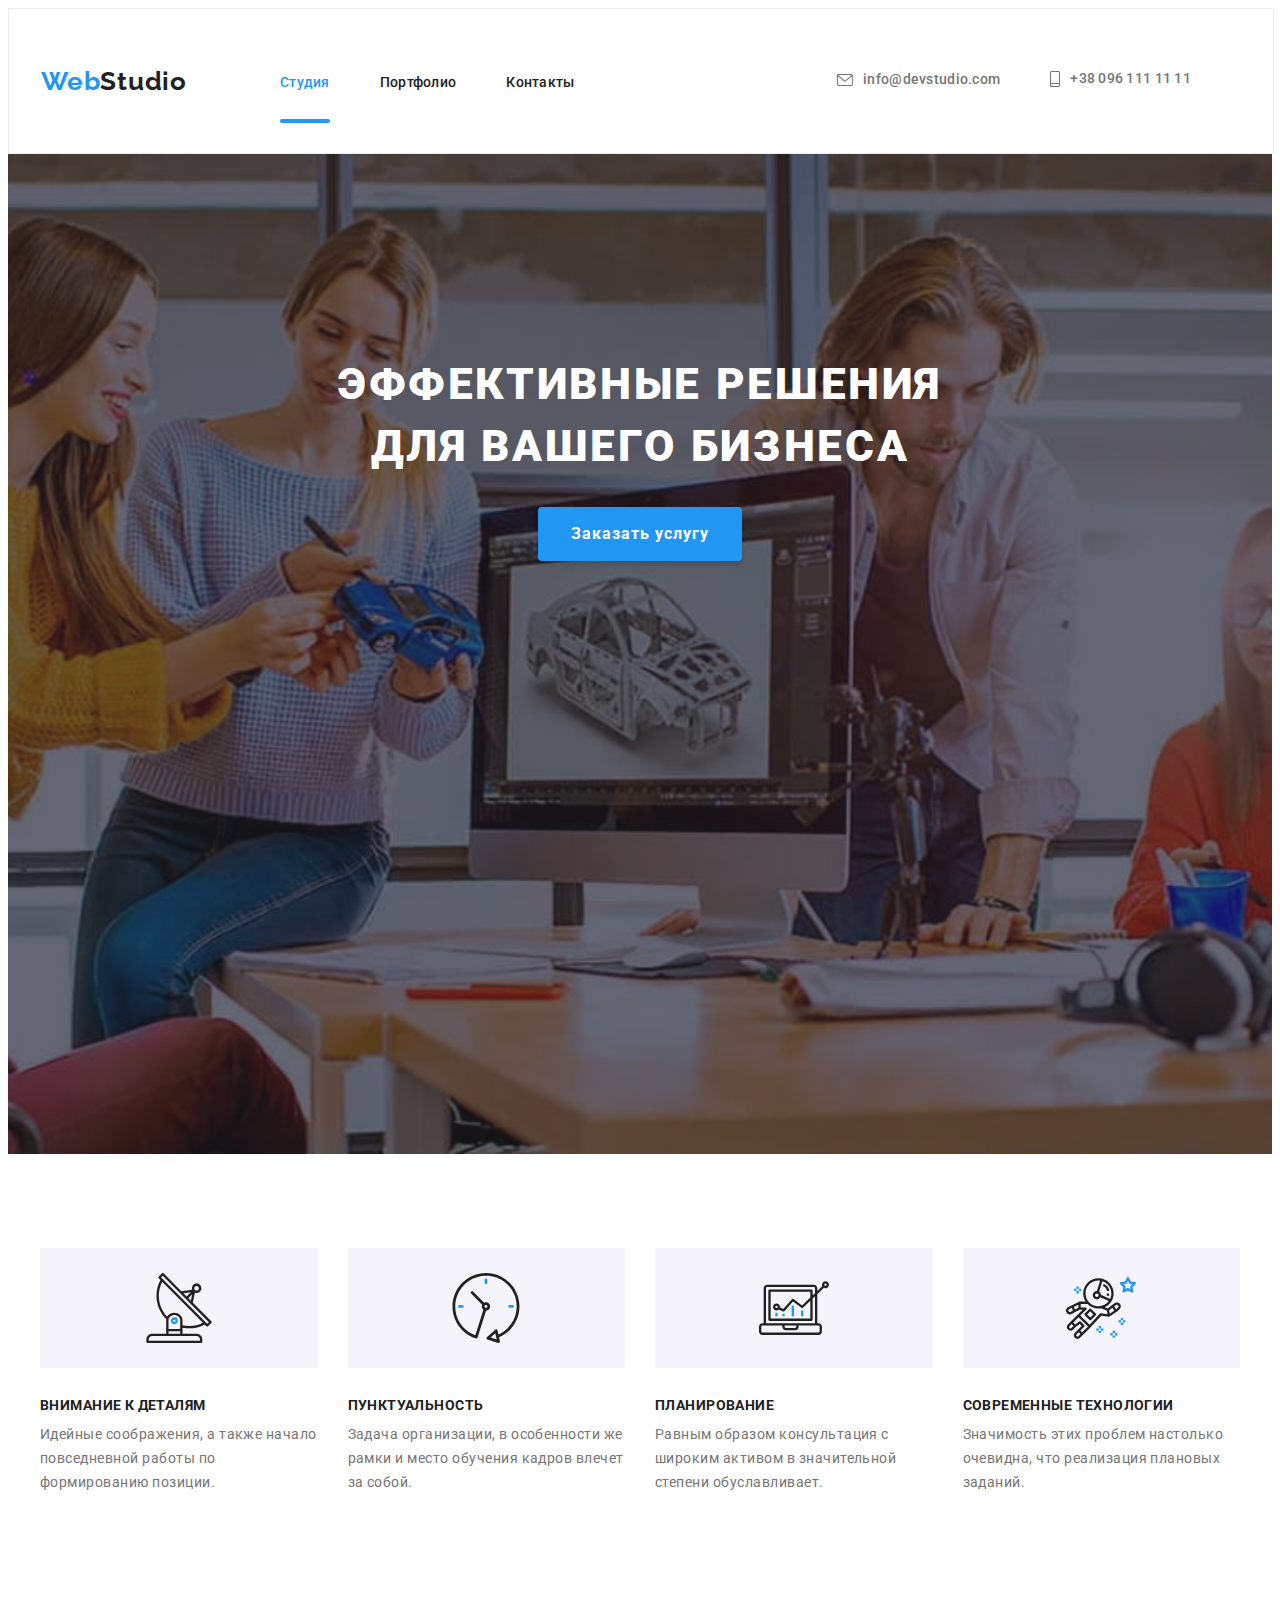
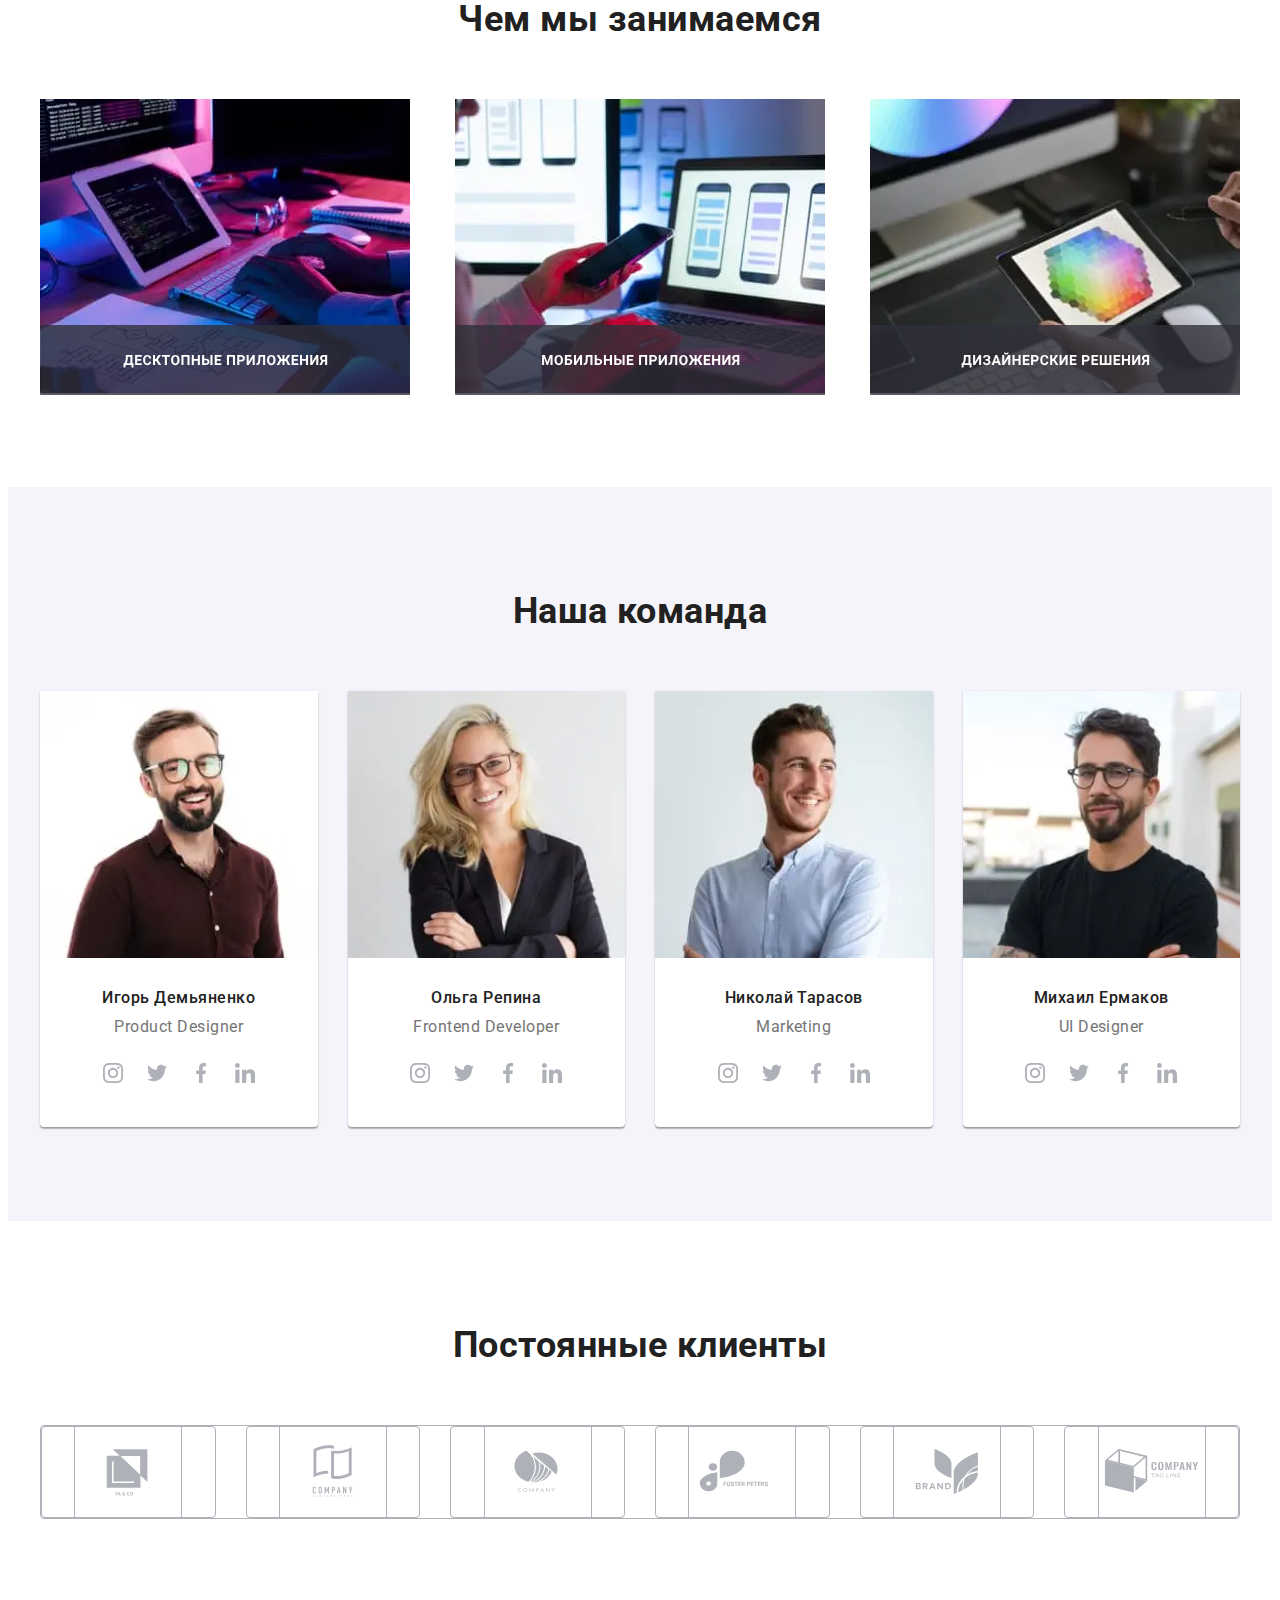
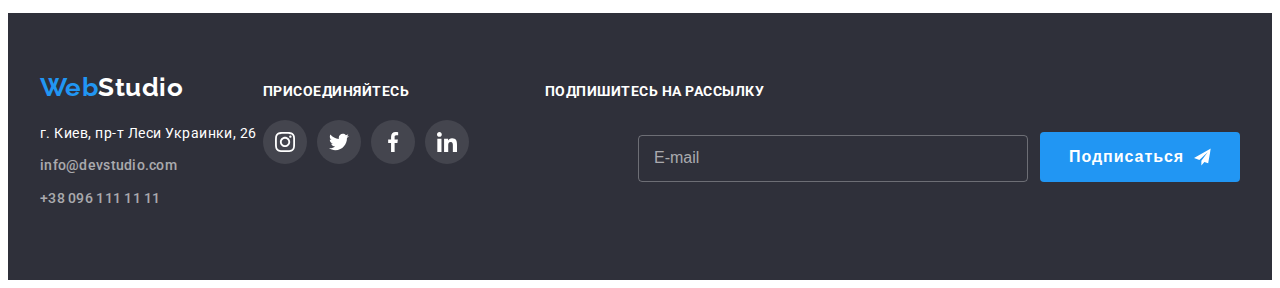
<file: index.html>
<!DOCTYPE html>
<html lang="ru">
  <head>
    <meta charset="UTF-8" />
    <meta http-equiv="X-UA-Compatible" content="IE=edge" />
    <meta name="viewport" content="width=device-width, initial-scale=1.0" />
    <title>Document</title>

    <link
      href="https://fonts.googleapis.com/css2?family=Raleway:wght@700&family=Roboto:wght@400;500;700;900&display=swap"
      rel="stylesheet"
    />
    <link
      rel="stylesheet"
      href="https://cdnjs.cloudflare.com/ajax/libs/modern-normalize/1.1.0/modern-normalize.min.css"
      integrity="sha512-wpPYUAdjBVSE4KJnH1VR1HeZfpl1ub8YT/NKx4PuQ5NmX2tKuGu6U/JRp5y+Y8XG2tV+wKQpNHVUX03MfMFn9Q=="
      crossorigin="anonymous"
      referrerpolicy="no-referrer"
    />
    <link rel="stylesheet" href="css/styles.css" />
    <link rel="stylesheet" href="./css/main.min.css">
  </head>
  <body>
    
    <!-- Шапка -->

<header class="header header-portfolio">
      <div class="container header-container">
        <a href="" class="logo">Web<span class="logo__span">Studio</span></a>
         <button type="button" class="mobile-menu__open" mobile-menu-open>
          <svg
            class="mobile-menu__iconopen"
            width="40"
            height="40"
            aria-label="Кнопка мобильного меню"
          >
            <use href="./imgs/icons.svg/sprite.svg#icon-menu"></use>
          </svg>
        </button>
        <nav class="site-nav">
          <ul class="site-nav__list">
            <li class="site-nav__item">
              <a href="./index.html" class="site-nav__link site-nav__link-current">Студия</a>
            </li>
            <li class="site-nav__item">
              <a href="./portfolio.html" class="site-nav__link ">Портфолио</a>
            </li>
            <li class="site-nav__item">
              <a href="" class="site-nav__link">Контакты</a>
            </li>
          </ul>
        </nav>
        <div class="header__connect">
          <ul class="header__contacts">
            <li class="header__item">
              <a class="header__link"
                href="mailto:info@devstudio.com"
               
              >
                <svg class="header__icon" width="16px" height="12px">
                  <use href="imgs/icons.svg/sprite.svg#headerenvelope"></use>
                </svg>
                info@devstudio.com</a
              >
            </li>

            <li class="header__item">
              <a class="header__link" href="tel:+380961111111" >
                <svg class="header__icon" width="10px" height="16px">
                  <use href="imgs/icons.svg/sprite.svg#headersmartphone"></use>
                </svg>
                +38 096 111 11 11
              </a>
            </li>
          </ul>
        </div>
      </div>
    </header>

    <main>

 <!--Кнопка-->

      <section class="hero overlay">

        <div class="container">
          <h1 class="hero__title">
            Эффективные решения<br />
            для вашего бизнеса
          </h1>
          <button type="button" class="hero__button" data-modal-open>Заказать услугу</button>
        </div>
      </section>

       <!--Преимущества-->

      <section class="features">
        <div class="container">
        <h2 class="visually-hidden">Преимущества работы с нами</h2>
        
        <ul class="features__list">
          <li class="features__item">
            <div class="features__part">
              <svg class="features__icon" width="70px" height="70px">
                <use href="imgs/icons.svg/sprite.svg#featantenna"></use>
              </svg>
            </div>
            <h3 class="features__title">Внимание к деталям</h3>
            <p class="text">
              Идейные соображения, а также начало повседневной работы по
              формированию позиции.
            </p>
          </li>

          <li class="features__item">
            <div class="features__part">
              <svg class="features__icon" width="70px" height="70px">
                <use href="imgs/icons.svg/sprite.svg#featclock"></use>
              </svg>
            </div>
            <h3 class="features__title">Пунктуальность</h3>
            <p class="text">
              Задача организации, в особенности же рамки и место обучения кадров
              влечет за собой.
            </p>
          </li>

          <li class="features__item">
            <div class="features__part">
              <svg class="features__icon" width="70px" height="70px">
                <use href="imgs/icons.svg/sprite.svg#featdiagram"></use>
              </svg>
            </div>
            <h3 class="features__title">Планирование</h3>
            <p class="text">
              Равным образом консультация с широким активом в значительной
              степени обуславливает.
            </p>
          </li>

          <li class="features__item">
            <div class="features__part">
              <svg class="features__icon" width="70px" height="70px">
                <use href="imgs/icons.svg/sprite.svg#featastronaut"></use>
              </svg>
            </div>
            <h3 class="features__title">Современные технологии</h3>
            <p class="text">
              Значимость этих проблем настолько очевидна, что реализация
              плановых заданий.
            </p>
          </li>
        </ul>
       </div>
      </section>

 <!--Услуги-->

      <section class="services">
        <div class="container">
       
       <h2 class="services__title">Чем мы занимаемся</h2>
          <ul class="services__list">

            <li class="services__item">
              
              <div class="photos__thumb">
                <picture>
                  <source
                    srcset="
                      ./images/desktop/whattodo-1-1200@1x.webp 1x,
                      ./images/desktop/whattodo-1-1200@2x.webp 2x
                    "
                    type="image/webp"
                    media="(min-width: 1200px)"
                  />

                  <source
                    srcset="
                      ./images/desktop/whattodo-1-1200@1x.jpg 1x,
                      ./images/desktop/whattodo-1-1200@2x.jpg 2x
                    "
                    media="(min-width: 1200px)"
                  />

                  <img
                    src="./images/desktop/whattodo-1-1200@1x.jpg"
                    loading="lazy"
                    alt="Человек печатает текст на клавиатуре"
                    width="370"
                    height="294"
                  />
                </picture>
              </div>
              <div class="services__actions">
            <link aria-label="ДЕСКТОПНЫЕ ПРИЛОЖЕНИЯ" class="item" >
            <svg class="icon" >
            <use href="./imgs/icons.svg/sprite.svg#icon-desktopapp"></use>
          </svg>
        </link>
          
          </div>
            </li>            
            <li class="services__item">
              <div class="photos__thumb">
                <picture>
                  <source
                    srcset="
                      ./images/desktop/whattodo-2-1200@1x.webp 1x,
                      ./images/desktop/whattodo-2-1200@2x.webp 2x
                    "
                    type="image/webp"
                    media="(min-width: 1200px)"
                  />

                  <source
                    srcset="
                      ./images/desktop/whattodo-2-1200@1x.jpg 1x,
                      ./images/desktop/whattodo-2-1200@2x.jpg 2x
                    "
                    media="(min-width: 1200px)"
                  />

                  <img
                    src="./images/desktop/whattodo-2-1200@2x.jpg"
                    loading="lazy"
                    alt="Человек смотрит на смартфон перед ноутбуком"
                    width="370"
                    height="294"
                  />
                </picture>
              </div>
              <div class="services__actions">
              <link aria-label="МОБИЛЬНЫЕ ПРИЛОЖЕНИЯ" class="item">
              <svg class="icon">
              <use href="imgs/icons.svg/sprite.svg#icon-mobileapp"></use>
              </svg>
            </link>
              </div>
            </li>
            <li class="services__item">
             <div class="photos__thumb">
                <picture>
                  <source
                    srcset="
                      ./images/desktop/whattodo-3-1200@1x.webp 1x,
                      ./images/desktop/whattodo-3-1200@2x.webp 2x
                    "
                    type="image/webp"
                    media="(min-width: 1200px)"
                  />

                  <source
                    srcset="
                      ./images/desktop/whattodo-3-1200@1x.jpg 1x,
                      ./images/desktop/whattodo-3-1200@2x.jpg 2x
                    "
                    media="(min-width: 1200px)"
                  />

                  <img
                    src="./images/desktop/whattodo-3-1200@2x.jpg"
                    loading="lazy"
                    alt="Цветовая палитра на экране планшета"
                    width="370"
                    height="294"
                  />
                </picture>
             </div>
              <div class="services__actions">
              <link aria-label="ДИЗАЙНЕРСКИЕ РЕШЕНИЯ" class="item">
              <svg class="icon">
              <use href="imgs/icons.svg/sprite.svg#icon-designerdec" ></use>
              </svg>
            </link>
          </div>
            </li>
          </ul>
       </div>
      </section>

      <!--Команда-->

      <section class="team">
        <div class="container">
        <h2 class="team__title">Наша команда</h2>
        
        <ul class="team__list">

            <li class="team__item">
             <picture>
                <source
                  srcset="
                    ./images/desktop/team-1-1200@1x.webp 1x,
                    ./images/desktop/team-1-1200@2x.webp 2x
                  "
                  type="image/webp"
                  media="(min-width: 1200px)"
                />
                <source
                  srcset="
                    ./images/tablet/team-1-768@1x.webp 1x,
                    ./images/tablet/team-1-768@2x.webp 2x
                  "
                  type="image/webp"
                  media="(min-width: 768px)"
                />
                <source
                  srcset="
                    ./images/mobile/team-1-480@1x.webp 1x,
                    ./images/mobile/team-1-480@2x.webp 2x
                  "
                  type="image/webp"
                  media="(max-width: 767px)"
                />

                <source
                  srcset="
                    ./images/desktop/team-1-1200@1x.jpg 1x,
                    ./images/desktop/team-1-1200@2x.jpg 2x
                  "
                  media="(min-width: 1200px)"
                />
                <source
                  srcset="
                    ./images/tablet/team-1-768@1x.jpg 1x,
                    ./images/tablet/team-1-768@2x.jpg 2x
                  "
                  media="(min-width: 768px)"
                />
                <source
                  srcset="
                    ./images/mobile/team-1-480@1x.jpg 1x,
                    ./images/mobile/team-1-480@2x.jpg 2x
                  "
                  media="(max-width: 767px)"
                />

                <img
                  src="./images/mobile/team-1-480@1x.jpg"
                  loading="lazy"
                alt="Игорь Демьяненко Продакт Дизайнер"
                width="450"
                  height="460"
              />
             </picture>
              <div class="team__text">
                <h3 class="team__name">Игорь Демьяненко</h3>
                <p class="team__position">Product Designer</p>
              </div>
              <div>
                <ul class="team__buttons">
                  <li>
                    <button class="team__btn">
                      <svg class="team__icon">
                        <use
                          href="imgs/icons.svg/sprite.svg#icon-instagram"
                        ></use>
                      </svg>
                    </button>
                  </li>
                  <li>
                    <button class="team__btn">
                      <svg class="team__icon">
                        <use
                          href="imgs/icons.svg/sprite.svg#icon-twitter"
                        ></use>
                      </svg>
                    </button>
                  </li>
                  <li>
                    <button class="team__btn">
                      <svg class="team__icon">
                        <use
                          href="imgs/icons.svg/sprite.svg#icon-facebook"
                        ></use>
                      </svg>
                    </button>
                  </li>
                  <li>
                    <button class="team__btn">
                      <svg class="team__icon">
                        <use
                          href="imgs/icons.svg/sprite.svg#icon-linkedin"
                        ></use>
                      </svg>
                    </button>
                  </li>
                </ul>
              </div>
            </li>
            <li class="team__item">
              <picture>
                <source
                  srcset="
                    ./images/desktop/team-2-1200@1x.webp 1x,
                    ./images/desktop/team-2-1200@2x.webp 2x
                  "
                  type="image/webp"
                  media="(min-width: 1200px)"
                />
                <source
                  srcset="
                    ./images/tablet/team-2-768@1x.webp 1x,
                    ./images/tablet/team-2-768@2x.webp 2x
                  "
                  type="image/webp"
                  media="(min-width: 768px)"
                />
                <source
                  srcset="
                    ./images/mobile/team-2-480@1x.webp 1x,
                    ./images/mobile/team-2-480@2x.webp 2x
                  "
                  type="image/webp"
                  media="(max-width: 767px)"
                />

                <source
                  srcset="
                    ./images/desktop/team-2-1200@1x.jpg 1x,
                    ./images/desktop/team-2-1200@2x.jpg 2x
                  "
                  media="(min-width: 1200px)"
                />
                <source
                  srcset="
                    ./images/tablet/team-2-768@1x.jpg 1x,
                    ./images/tablet/team-2-768@2x.jpg 2x
                  "
                  media="(min-width: 768px)"
                />
                <source
                  srcset="
                    ./images/mobile/team-2-480@1x.jpg 1x,
                    ./images/mobile/team-2-480@2x.jpg 2x
                  "
                  media="(max-width: 767px)"
                />

                <img
                  src="./images/mobile/team-2-480@1x.jpg"
                  loading="lazy"
                alt="Ольга Репина Фронтенд Девелопер"
                width="450"
                  height="460"
              />
              </picture>
              <div class="team__text">
                <h3 class="team__name">Ольга Репина</h3>
                <p class="team__position">Frontend Developer</p>
              </div>
              <div>
                <ul class="team__buttons">
                  <li>
                    <button class="team__btn">
                      <svg class="team__icon">
                        <use
                          href="imgs/icons.svg/sprite.svg#icon-instagram"
                        ></use>
                      </svg>
                    </button>
                  </li>
                  <li>
                    <button class="team__btn">
                      <svg class="team__icon">
                        <use
                          href="imgs/icons.svg/sprite.svg#icon-twitter"
                        ></use>
                      </svg>
                    </button>
                  </li>
                  <li>
                    <button class="team__btn">
                      <svg class="team__icon">
                        <use
                          href="imgs/icons.svg/sprite.svg#icon-facebook"
                        ></use>
                      </svg>
                    </button>
                  </li>
                  <li>
                    <button class="team__btn">
                      <svg class="team__icon">
                        <use
                          href="imgs/icons.svg/sprite.svg#icon-linkedin"
                        ></use>
                      </svg>
                    </button>
                  </li>
                </ul>
              </div>
            </li>
            <li class="team__item">
               <picture>
                <source
                  srcset="
                    ./images/desktop/team-3-1200@1x.webp 1x,
                    ./images/desktop/team-3-1200@2x.webp 2x
                  "
                  type="image/webp"
                  media="(min-width: 1200px)"
                />
                <source
                  srcset="
                    ./images/tablet/team-3-768@1x.webp 1x,
                    ./images/tablet/team-3-768@2x.webp 2x
                  "
                  type="image/webp"
                  media="(min-width: 768px)"
                />
                <source
                  srcset="
                    ./images/mobile/team-3-480@1x.webp 1x,
                    ./images/mobile/team-3-480@2x.webp 2x
                  "
                  type="image/webp"
                  media="(max-width: 767px)"
                />

                <source
                  srcset="
                    ./images/desktop/team-3-1200@1x.jpg 1x,
                    ./images/desktop/team-3-1200@2x.jpg 2x
                  "
                  media="(min-width: 1200px)"
                />
                <source
                  srcset="
                    ./images/tablet/team-3-768@1x.jpg 1x,
                    ./images/tablet/team-3-768@2x.jpg 2x
                  "
                  media="(min-width: 768px)"
                />
                <source
                  srcset="
                    ./images/mobile/team-3-480@1x.jpg 1x,
                    ./images/mobile/team-3-480@2x.jpg 2x
                  "
                  media="(max-width: 767px)"
                />

                <img
                  src="./images/mobile/team-3-480@1x.jpg"
                  loading="lazy"
                alt="Николай Тарасов Маркетинг"
                width="450"
                  height="460"
              />
               </picture>
              <div class="team__text">
                <h3 class="team__name">Николай Тарасов</h3>
                <p class="team__position">Marketing</p>
              </div>
              <div>
                <ul class="team__buttons">
                  <li>
                    <button class="team__btn">
                      <svg class="team__icon">
                        <use
                          href="imgs/icons.svg/sprite.svg#icon-instagram"
                        ></use>
                      </svg>
                    </button>
                  </li>
                  <li>
                    <button class="team__btn">
                      <svg class="team__icon">
                        <use
                          href="imgs/icons.svg/sprite.svg#icon-twitter"
                        ></use>
                      </svg>
                    </button>
                  </li>
                  <li>
                    <button class="team__btn">
                      <svg class="team__icon">
                        <use
                          href="imgs/icons.svg/sprite.svg#icon-facebook"
                        ></use>
                      </svg>
                    </button>
                  </li>
                  <li>
                    <button class="team__btn">
                      <svg class="team__icon">
                        <use
                          href="imgs/icons.svg/sprite.svg#icon-linkedin"
                        ></use>
                      </svg>
                    </button>
                  </li>
                </ul>
              </div>
            </li>
            <li class="team__item">
              <picture>
                <source
                  srcset="
                    ./images/desktop/team-4-1200@1x.webp 1x,
                    ./images/desktop/team-4-1200@2x.webp 2x
                  "
                  type="image/webp"
                  media="(min-width: 1200px)"
                />
                <source
                  srcset="
                    ./images/tablet/team-4-768@1x.webp 1x,
                    ./images/tablet/team-4-768@2x.webp 2x
                  "
                  type="image/webp"
                  media="(min-width: 768px)"
                />
                <source
                  srcset="
                    ./images/mobile/team-4-480@1x.webp 1x,
                    ./images/mobile/team-4-480@2x.webp 2x
                  "
                  type="image/webp"
                  media="(max-width: 767px)"
                />

                <source
                  srcset="
                    ./images/desktop/team-4-1200@1x.jpg 1x,
                    ./images/desktop/team-4-1200@2x.jpg 2x
                  "
                  media="(min-width: 1200px)"
                />
                <source
                  srcset="
                    ./images/tablet/team-4-768@1x.jpg 1x,
                    ./images/tablet/team-4-768@2x.jpg 2x
                  "
                  media="(min-width: 768px)"
                />
                <source
                  srcset="
                    ./images/mobile/team-4-480@1x.jpg 1x,
                    ./images/mobile/team-4-480@2x.jpg 2x
                  "
                  media="(max-width: 767px)"
                />

                <img
                  src="./images/mobile/team-4-480@1x.jpg"
                  loading="lazy"
                alt="Михаил Ермаков ЮИ Дизайнер"
                 width="450"
                  height="460"
              />
              </picture>
              <div class="team__text">
                <h3 class="team__name">Михаил Ермаков</h3>
                <p class="team__position">UI Designer</p>
              </div>
              <div>
                <ul class="team__buttons">
                  <li>
                    <button class="team__btn">
                      <svg class="team__icon">
                        <use
                          href="imgs/icons.svg/sprite.svg#icon-instagram"
                        ></use>
                      </svg>
                    </button>
                  </li>
                  <li>
                    <button class="team__btn">
                      <svg class="team__icon">
                        <use
                          href="imgs/icons.svg/sprite.svg#icon-twitter"
                        ></use>
                      </svg>
                    </button>
                  </li>
                  <li>
                    <button class="team__btn">
                      <svg class="team__icon">
                        <use
                          href="./imgs/icons.svg/sprite.svg#icon-facebook"
                        ></use>
                      </svg>
                    </button>
                  </li>
                  <li>
                    <button class="team__btn">
                      <svg class="team__icon">
                        <use
                          href="imgs/icons.svg/sprite.svg#icon-linkedin"
                        ></use>
                      </svg>
                    </button>
                  </li>
                </ul>
              </div>
            </li> 
        </ul>
        </div>
      </section>

     <!--Постоянные клиенты-->

      <section class="section clients">
        <div class="container">
        
        <h2 class="clients__title">Постоянные клиенты</h2>

        
        <ul class="clients__list">
          
          <li class="clients__item">
            
            <a href="" class="clients__link">
              <svg class="clients__icon" width="106" height="60">
                <use href="imgs/icons.svg/sprite.svg#client1"></use>
              </svg>
              </a>
              
          </li>

          <li class="clients__item">

            <a href="" class="clients__link">
              <svg class="clients__icon" width="106" height="60">
                <use href="imgs/icons.svg/sprite.svg#client2"></use>
              </svg>
            </a>

          </li>

          <li class="clients__item">
            
            <a href="" class="clients__link">
              <svg class="clients__icon" width="106" height="60">
                <use href="imgs/icons.svg/sprite.svg#client3"></use>
              </svg>
            </a>
          
          </li>

          <li class="clients__item">
            
            <a href="" class="clients__link">
              <svg class="clients__icon" width="106" height="60">
                <use href="imgs/icons.svg/sprite.svg#client4"></use>
              </svg>
            </a>
            
          </li>
          <li class="clients__item">
            
            <a href="" class="clients__link">
              <svg class="clients__icon" width="106" height="60">
                <use href="imgs/icons.svg/sprite.svg#client5"></use>
              </svg>
            </a>
           
          </li>
          <li class="clients__item">
            
            <a href="" class="clients__link">
              <svg class="clients__icon" width="106" height="60">
                <use href="imgs/icons.svg/sprite.svg#client6"></use>
              </svg>
            </a>
            
          </li>
        </ul>
      </div>
      </section>
    </main>


   <!--Футер-->
    
    <footer class="footer">
      <div class="container footer-body">
        <div class="footer-blocks">
        <!--обертка-->
           <div class="footer-contacts">
          <div class="logo__footer">
            <a href="" class="logo__footer">Web<span class="logo__span--reverse">Studio</span></a>
          </div>

          <ul class="footer-contacts__list">
            <li class="footer__contactitem">
              <a
                class="footer__adress"
                href="https://goo.gl/maps/xMvpBYhVckhE2SyW7"
                >г. Киев, пр-т Леси Украинки, 26</a
              >
            </li>
            <li class="footer__contactitem">
              <a class="footer__contactlink" href="mailto:info@devstudio.com"
                >info@devstudio.com</a
              >
            </li>
            <li class="footer__contactitem">
              <a class="footer__contactlink" href="tel:+380961111111"
                >+38 096 111 11 11</a
              >
            </li>
          </ul>
        </div>
        <div class="footer__socialmedia">
            <h3 class="join">ПРИСОЕДИНЯЙТЕСЬ</h3>
            <ul class="footer__sociallinks">
              <li class="footer__joinitem">
                  <a class="footer__joinlink" href="">
                    <svg class="footer__icon">
                      <use
                        href="imgs/icons.svg/sprite.svg#icon-instagram"
                      ></use>
                    </svg>
                  </a>
              </li>

              <li class="footer__joinitem">
                  <a class="footer__joinlink" href="">
                    <svg class="footer__icon">
                      <use href="imgs/icons.svg/sprite.svg#icon-twitter"></use>
                    </svg>
                  </a>
              </li>
              <li class="footer__joinitem">
                  <a class="footer__joinlink" href="">
                    <svg class="footer__icon">
                      <use
                        href="./imgs/icons.svg/sprite.svg#icon-facebook"
                      ></use>
                    </svg>
                  </a>
              </li>
              <li class="footer__joinitem">
                  <a class="footer__joinlink" href="">
                    <svg class="footer__icon">
                      <use href="imgs/icons.svg/sprite.svg#icon-linkedin"></use>
                    </svg>
                  </a>
              </li>
            </ul>
        </div>
        <div class="footer__subscribe">
                <h3 class="subscribe-for">ПОДПИШИТЕСЬ НА РАССЫЛКУ</h3>
        <form class="footer__form">
    
          <label class="footer-form__field">
          
            <input
              type="email"
              name="email"
              class="footer-form__input"
              placeholder="E-mail"
            />
          </label>

          <button type="submit" class="footer-form__button">
            <span>Подписаться</span>
            <svg class="footer-form__icon" width="24px" height="24px">
              <use href="./imgs/icons.svg/sprite.svg#icon-send"></use>
            </svg>
          </button>
        </form>
        
      </div>
      </div>
    </footer>
    

    <!-- Модальное окно --->

    <div class="backdrop is-hidden" data-modal>
      <div class="modal">
        <button class="modal__button" data-modal-close>
          <svg class="modal__icon" width="18px" height="18px">
            <use href="imgs/icons.svg/sprite.svg#close"></use>
          </svg>
        </button>
        <form class="form">
          <p class="form__title">Оставьте свои данные, мы вам перезвоним</p>

          <label class="form__field">
            <span class="form__label">Имя</span>
            <span class="form__conteiner">
              <input type="text" name="name" class="form__input" />
              <svg class="form__icon" width="18px" height="18px">
                <use href="imgs/icons.svg/sprite.svg#person"></use>
              </svg>
            </span>
          </label>

          <label class="form__field">
            <span class="form__label">Телефон</span>
            <span class="form__conteiner">
              <input type="tel" name="tel" class="form__input" />
              <svg class="form__icon" width="18px" height="18px">
                <use href="imgs/icons.svg/sprite.svg#phone"></use>
              </svg>
            </span>
          </label>

          <label class="form__field">
            <span class="form__label">Почта</span>
            <span class="form__conteiner">
              <input type="email" name="email" class="form__input" />
              <svg class="form__icon" width="18px" height="18px">
                <use href="imgs/icons.svg/sprite.svg#email"></use>
              </svg>
            </span>
          </label>

          <label class="form__field">
            <span class="form__label">Комментарий</span>
            <textarea
              name="comment"
              class="form__textarea"
              placeholder="Введите текст"
            ></textarea>
          </label>
          <label class="checkbox">
            <input type="checkbox" name="checkbox" class="checkbox__input" />
            <span class="checkbox__icon"></span>
            <span class="checkbox__agreement">
              Соглашаюсь с рассылкой и принимаю
              <a href="" class="checkbox__link">Условия договора</a>
            </span>
          </label>
          <button class="form__button" type="submit">Отправить</button>
        </form>
      </div>
    </div>

    <!--Mobile menu-->
    <div class="mobile-menu is-hidden" mobile-menu>
      <div class="content">
        <button type="button" class="content__close" mobile-menu-close>
          <svg
            class="content__iconclose"
            width="40"
            height="40"
            aria-label="Закрыть мобильное меню"
          >
            <use href="./imgs/icons.svg/sprite.svg#close"></use>
          </svg>
        </button>

        <ul class="content-list">
          <li class="content-list__item">
            <a href="./index.html" class="content-list__link content-list__link-current">Студия</a>
          </li>
          <li class="content-list__item">
            <a
              href="./portfolio.html"
              class="content-list__link "
              >Портфолио</a
            >
          </li>
          <li class="content-list__item">
            <a href="" class="content-list__link">Контакты</a>
          </li>
        </ul>

        <ul class="content-contacts">
          <li class="content-contacts__item">
            <a class="content-contacts__phone" href="tel:+380961111111">
              +38 096 111 11 11
            </a>
          </li>
          <li class="content-contacts__item">
            <a class="content-contacts__mail" href="mailto:info@devstudio.com">
              info@devstudio.com</a
            >
          </li>
        </ul>

        <ul class="content-media">
          <li>
            <a class="content-media__link" href="">Instagram </a>
          
          </li>
          <li>
            <a class="content-media__link" href="">Twitter</a>
          </li>
          <li>
            <a class="content-media__link" href="">Facebook</a>
          </li>
          <li>
            <a class="content-media__link last" href="">LinkedIn</a>
          </li>
        </ul>
      </div>
      </div>
    </div>
   
    <script src="./js/mobile-menu.js"></script>
    <script src="./js/modal.js"></script>
  </body>
</html>
</file>
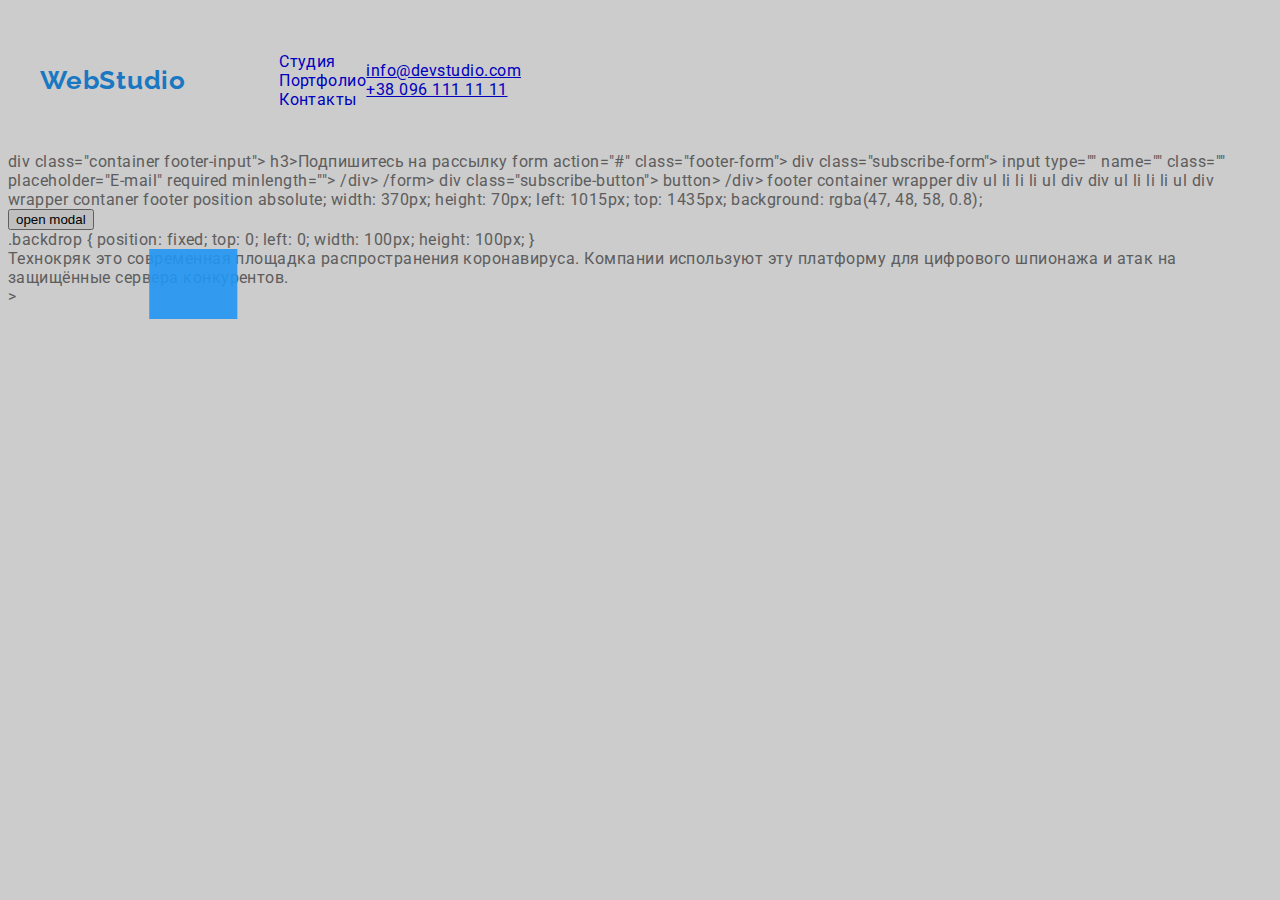
<file: contacts.html>
<!DOCTYPE html>
<html lang="ru">
  <head>
    <meta charset="UTF-8" />
    <meta http-equiv="X-UA-Compatible" content="IE=edge" />
    <meta name="viewport" content="width=device-width, initial-scale=1.0" />
    <title>Document</title>

    <link
      href="https://fonts.googleapis.com/css2?family=Raleway:wght@700&family=Roboto:wght@400;500;700;900&display=swap"
      rel="stylesheet"
    />
    <link
      rel="stylesheet"
      href="https://cdnjs.cloudflare.com/ajax/libs/modern-normalize/1.1.0/modern-normalize.min.css"
      integrity="sha512-wpPYUAdjBVSE4KJnH1VR1HeZfpl1ub8YT/NKx4PuQ5NmX2tKuGu6U/JRp5y+Y8XG2tV+wKQpNHVUX03MfMFn9Q=="
      crossorigin="anonymous"
      referrerpolicy="no-referrer"
    />
    <link rel="stylesheet" href="css/styles.css" />
    <link rel="stylesheet" href="./css/main.min.css">
  </head>
  <body>
    
      <!-- Шапка -->
      <header class="page-header third">
        <div class="container header-container">
          <a href="" class="logo">Web<span>Studio</span></a>
          <nav class="header-nav">
            <ul class="header-list list">
              <li class="header-item">
                <a href="./index.html" class="link">Студия</a>
              </li>
              <li class="header-item">
                <a href="./portfolio.html" class="link">Портфолио</a>
              </li>
              <li class="header-item">
                <a href="./contacts.html" class="link current">Контакты</a>
              </li>
            </ul>
          </nav>
          <div class="header-connect">
            <ul class="contact-info">
              <li class="header-item">
                <a href="mailto:info@devstudio.com" class="contact-mail"
                  >info@devstudio.com</a
                >
              </li>
              <li class="header-item">
                <a href="tel:+380961111111" class="phone">+38 096 111 11 11</a>
              </li>
            </ul>
          </div>
        </div>
      </header>
    </body>
  </head>
</html>
   div class="container footer-input">
        h3>Подпишитесь на рассылку</h3>
        form action="#" class="footer-form">
          div class="subscribe-form">
           input type="" name="" class="" placeholder="E-mail" required minlength="">
          /div>
        /form>
      
      div class="subscribe-button">
        button></button>
      /div>
      footer container wrapper div ul li li li ul div div ul li li li ul div
    wrapper contaner footer
    <div class="backdrop is-hidden" data-modal>
      <div class="modal">
        <button type="button" class="modal-close" data-modal-close>X</button>
      </div>
    </div>
  </body>
  <script>
    (() => {
      const refs = {
        openModalBtn: document.querySelector("[data-modal-open]"),
        closeModalBtn: document.querySelector("[data-modal-close]"),
        modal: document.querySelector("[data-modal]"),
      };

      refs.openModalBtn.addEventListener("click", toggleModal);
      refs.closeModalBtn.addEventListener("click", toggleModal);

      function toggleModal() {
        refs.modal.classList.toggle("is-hidden");
      }
    })();
  </script>

  
position absolute;
width: 370px;
height: 70px;
left: 1015px;
top: 1435px;

background: rgba(47, 48, 58, 0.8);

<p></p>
<button>open modal</button>
<p></p>
<div class="backdrop"></div> 

.backdrop {
  position: fixed;
  top: 0;
  left: 0;
  width: 100px;
  height: 100px;

}<div class="portfolio-actions">
            <link aria-label="" class="item" >
            <svg class="icon" >
            <use href="./imgs/icons.svg/sprite.svg#icon-hover-overlay"></use>
          </svg>
          <p class="icon-text">Технокряк это современная площадка распространения коронавируса. Компании используют эту платформу для цифрового шпионажа и атак на защищённые сервера конкурентов.</p>
        </link>
        </div>
    </li>>
</file>
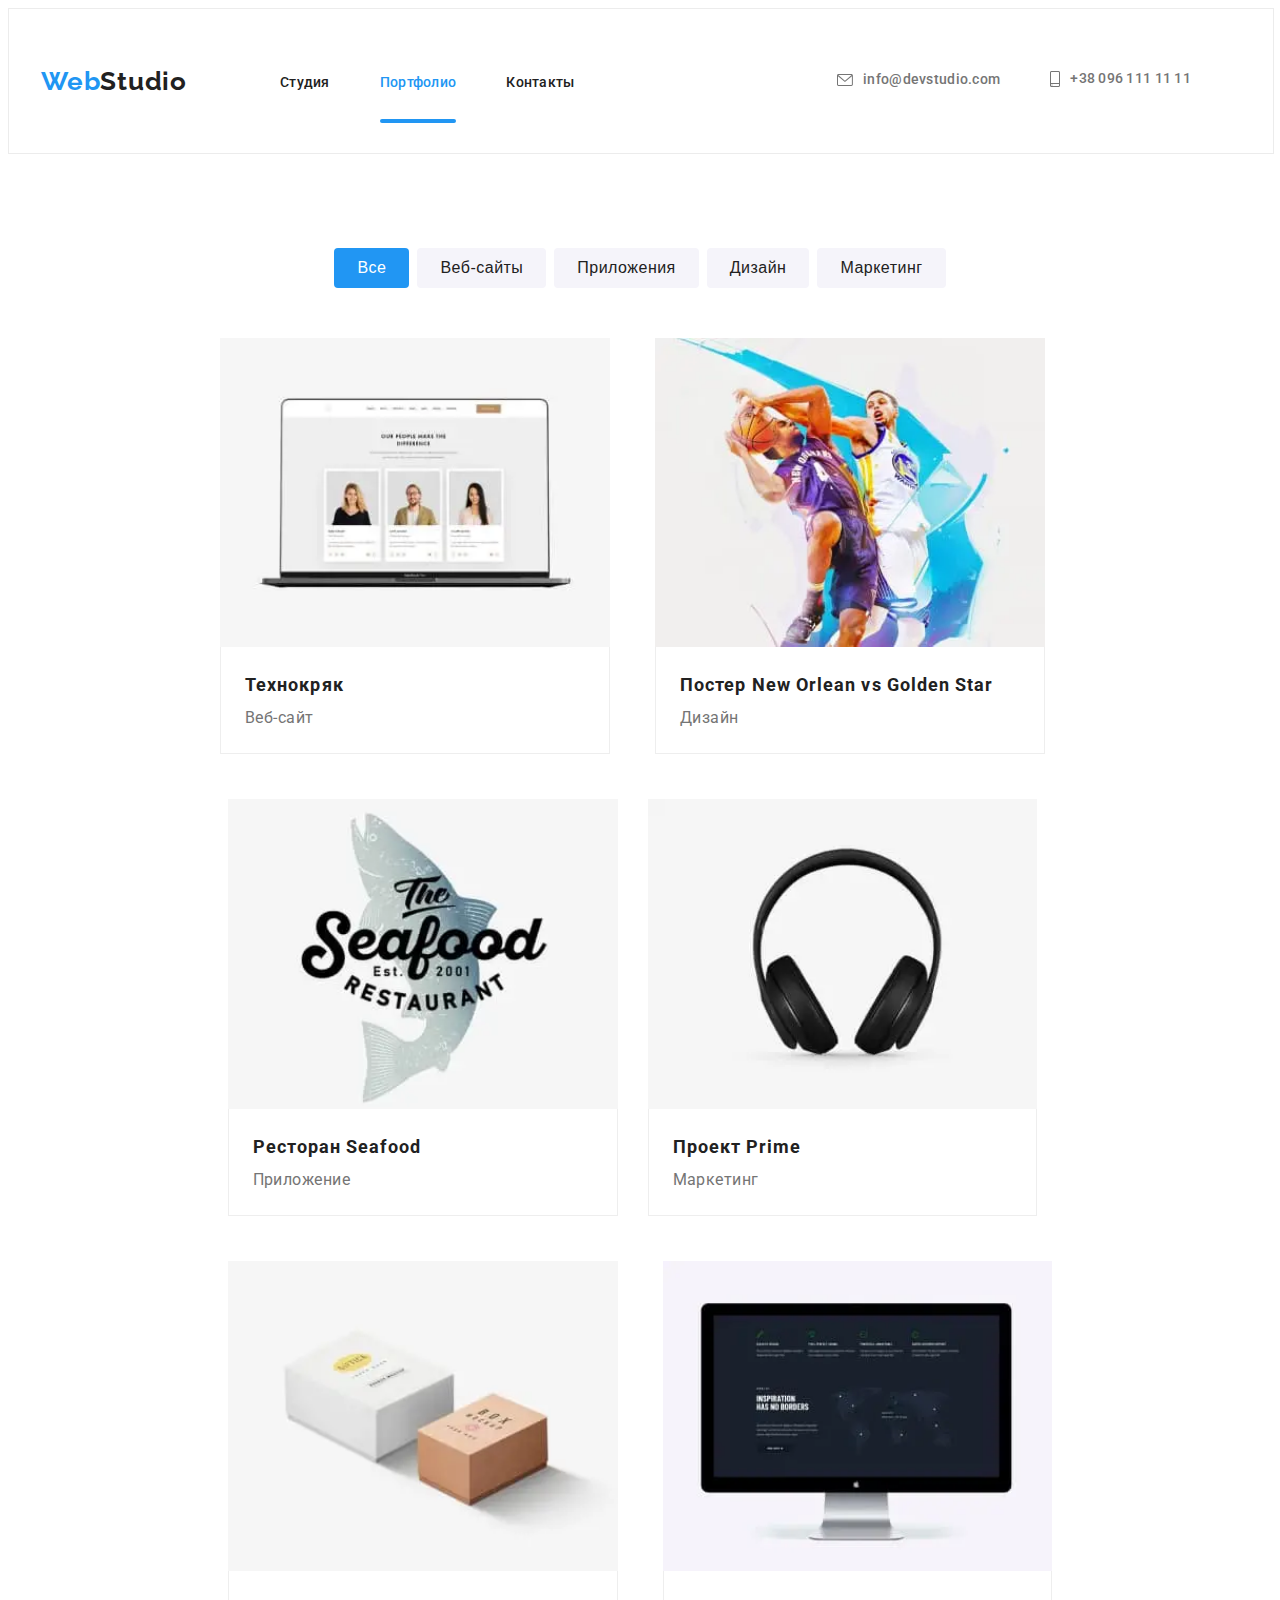
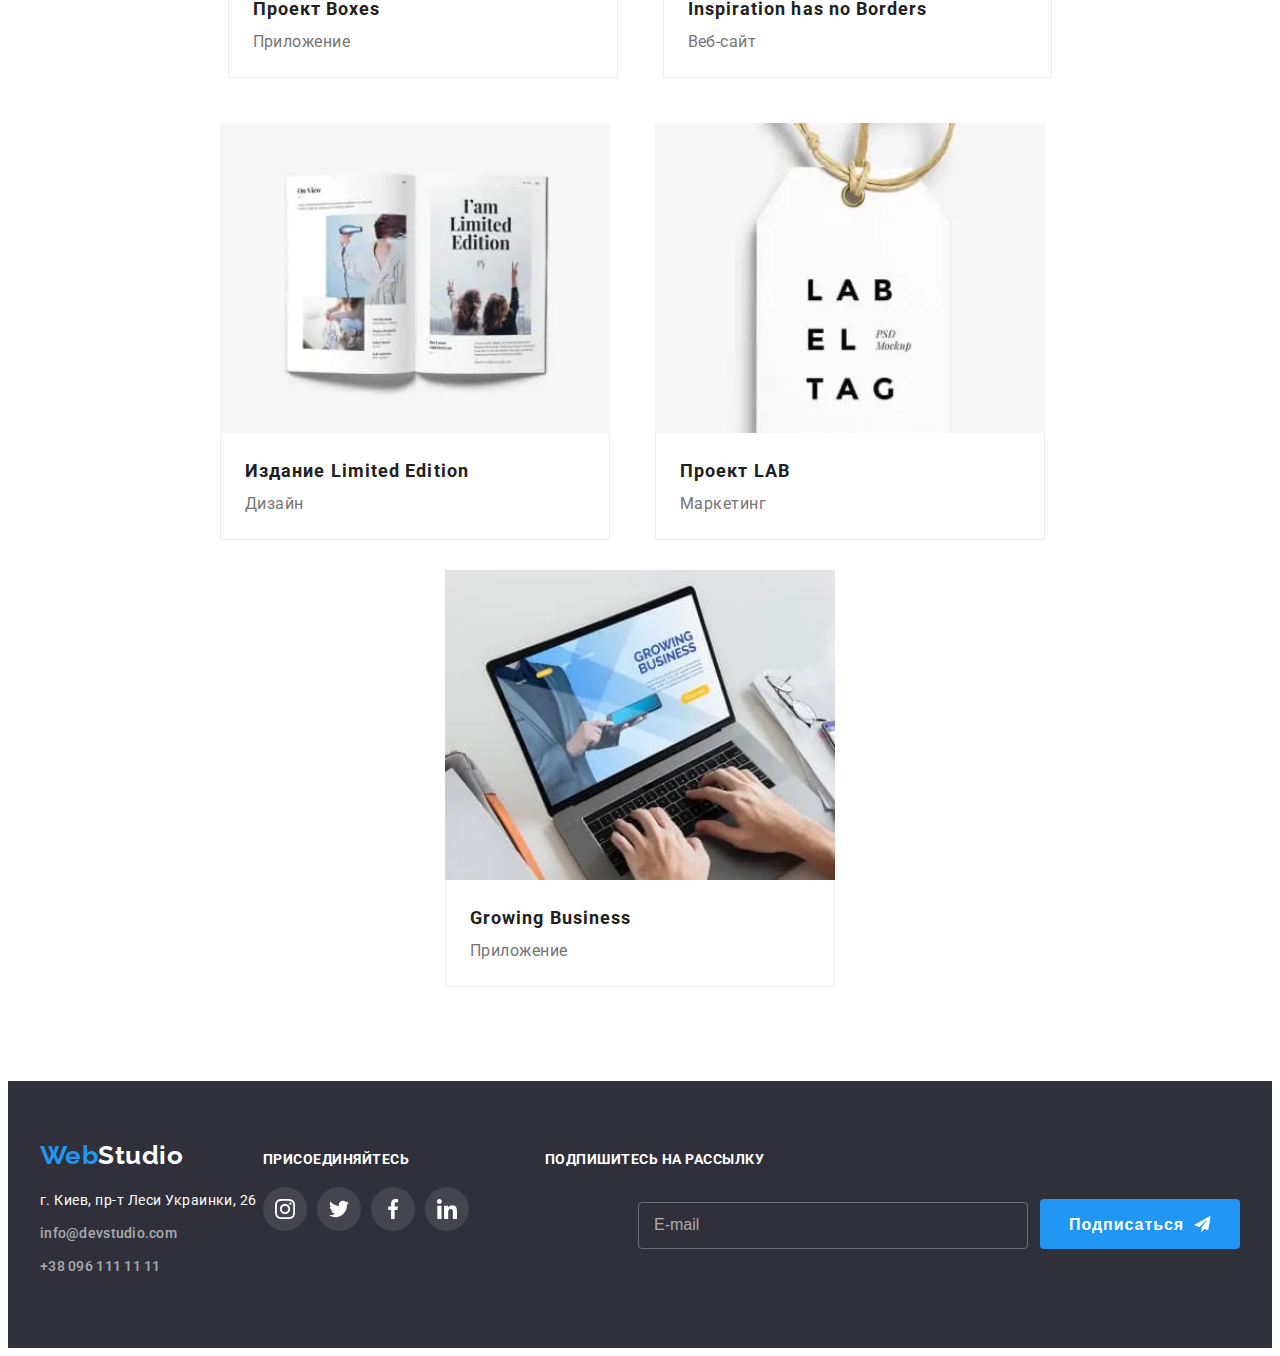
<file: portfolio.html>
<!DOCTYPE html>
<html lang="ru">
  <head>
    <meta charset="UTF-8" />
    <meta http-equiv="X-UA-Compatible" content="IE=edge" />
    <meta name="viewport" content="width=device-width, initial-scale=1.0" />
    <title>Портфолио</title>
    
     <link
      href="https://fonts.googleapis.com/css2?family=Raleway:wght@700&family=Roboto:wght@400;500;700;900&display=swap"
      rel="stylesheet"
    />
<link rel="stylesheet" href="https://cdnjs.cloudflare.com/ajax/libs/modern-normalize/1.1.0/modern-normalize.min.css" integrity="sha512-wpPYUAdjBVSE4KJnH1VR1HeZfpl1ub8YT/NKx4PuQ5NmX2tKuGu6U/JRp5y+Y8XG2tV+wKQpNHVUX03MfMFn9Q==" crossorigin="anonymous" referrerpolicy="no-referrer" />

    <link rel="stylesheet" href="css/styles.css" />
    <link rel="stylesheet" href="./css/main.min.css">
    
      <body>
  
    <!-- Шапка -->

    <header class="header header-portfolio">
      <div class="container header-container">
        <a href="" class="logo">Web<span class="logo__span">Studio</span></a>
         <button type="button" class="mobile-menu__open" mobile-menu-open>
          <svg
            class="mobile-menu__iconopen"
            width="40"
            height="40"
            aria-label="Кнопка мобильного меню"
          >
            <use href="./imgs/icons.svg/sprite.svg#icon-menu"></use>
          </svg>
        </button>
        <nav class="site-nav">
          <ul class="site-nav__list">
            <li class="site-nav__item">
              <a href="./index.html" class="site-nav__link">Студия</a>
            </li>
            <li class="site-nav__item">
              <a href="./portfolio.html" class="site-nav__link site-nav__link-current">Портфолио</a>
            </li>
            <li class="site-nav__item">
              <a href="" class="site-nav__link">Контакты</a>
            </li>
          </ul>
        </nav>
        <div class="header__connect">
          <ul class="header__contacts">
            <li class="header__item">
              <a class="header__link"
                href="mailto:info@devstudio.com"
               
              >
                <svg class="header__icon" width="16px" height="12px">
                  <use href="imgs/icons.svg/sprite.svg#headerenvelope"></use>
                </svg>
                info@devstudio.com</a
              >
            </li>

            <li class="header__item">
              <a class="header__link" href="tel:+380961111111" >
                <svg class="header__icon" width="10px" height="16px">
                  <use href="imgs/icons.svg/sprite.svg#headersmartphone"></use>
                </svg>
                +38 096 111 11 11
              </a>
            </li>
          </ul>
        </div>
      </div>
    </header>

    <!--Секция с кнопками и карточками-->
<main>
  <section class="section buttons-cards">
    <div class="container">
  <h1 class="visually-hidden">Наши проекты</h1>

 <!--Фильтр-->
 <div>
<ul class="buttons">
      
      <li class="buttons__item">
        <button type="button" class="buttons__btn buttons__btn--current">Все</button>
      </li>
      <li class="buttons__item">
        <button type="button" class="buttons__btn">Веб-сайты</button>
      </li>
      <li class="buttons__item">
        <button type="button" class="buttons__btn">Приложения</button>
      </li>
      <li class="buttons__item">
        <button type="button" class="buttons__btn">Дизайн</button>
      </li>
      <li class="buttons__item"> 
        <button type="button" class="buttons__btn">Маркетинг</button>
      </li>
    </ul>
 </div>


  <!--Проекты-->

   <ul class="card-set">

    <li class="card-set__item">
      <div class="card-overlay"> 
        
                  <picture>
                    <source
                      srcset="
                        ./images/desktop/portfolio-1-1200@1x.webp 1x,
                        ./images/desktop/portfolio-1-1200@2x.webp 2x
                      "
                      type="image/webp"
                      media="(min-width: 1200px)"
                    />
                    <source
                      srcset="
                        ./images/tablet/portfolio-1-768@1x.webp 1x,
                        ./images/tablet/portfolio-1-768@2x.webp 2x
                      "
                      type="image/webp"
                      media="(min-width: 768px)"
                    />
                    <source
                      srcset="
                        ./images/mobile/portfolio-1-480@1x.webp 1x,
                        ./images/mobile/portfolio-1-480@2x.webp 2x
                      "
                      type="image/webp"
                      media="(max-width: 767px)"
                    />

                    <source
                      srcset="
                        ./images/desktop/portfolio-1-1200@1x.jpg 1x,
                        ./images/desktop/portfolio-1-1200@2x.jpg 2x
                      "
                      media="(min-width: 1200px)"
                    />
                    <source
                      srcset="
                        ./images/tablet/portfolio-1-768@1x.jpg 1x,
                        ./images/tablet/portfolio-1-768@2x.jpg 2x
                      "
                      media="(min-width: 768px)"
                    />
                    <source
                      srcset="
                        ./images/mobile/portfolio-1-480@1x.jpg 1x,
                        ./images/mobile/portfolio-1-480@2x.jpg 2x
                      "
                      media="(max-width: 767px)"
                    />

                    <img
                      src="./images/mobile/portfolio-1-480@1x.jpg"
                      loading="lazy"
                      alt="Пример сайта"
                      width="450"
                      height="294"
                    />
                  </picture>
        <div class="card-overlay__container">
          <p class="card-overlay__text">Технокряк это современная площадка распространения 
            коронавируса. Компании используют эту платформу для
             цифрового шпионажа и атак на защищённые сервера 
             конкурентов.</p>
        </div>
        </div>

        <div class="card-set__info">
        <h2 class="card-set__name">Технокряк</h2>
        <p class="card-set__text">Веб-сайт</p>
      </div>
    
    </li>

    <li class="card-set__item">
      <div class="card-overlay"> 
     
                  <picture>
                    <source
                      srcset="
                        ./images/desktop/portfolio-2-1200@1x.webp 1x,
                        ./images/desktop/portfolio-2-1200@2x.webp 2x
                      "
                      type="image/webp"
                      media="(min-width: 1200px)"
                    />
                    <source
                      srcset="
                        ./images/tablet/portfolio-2-768@1x.webp 1x,
                        ./images/tablet/portfolio-2-768@2x.webp 2x
                      "
                      type="image/webp"
                      media="(min-width: 768px)"
                    />
                    <source
                      srcset="
                        ./images/mobile/portfolio-2-480@1x.webp 1x,
                        ./images/mobile/portfolio-2-480@2x.webp 2x
                      "
                      type="image/webp"
                      media="(max-width: 767px)"
                    />

                    <source
                      srcset="
                        ./images/desktop/portfolio-2-1200@1x.jpg 1x,
                        ./images/desktop/portfolio-2-1200@2x.jpg 2x
                      "
                      media="(min-width: 1200px)"
                    />
                    <source
                      srcset="
                        ./images/tablet/portfolio-2-768@1x.jpg 1x,
                        ./images/tablet/portfolio-2-768@2x.jpg 2x
                      "
                      media="(min-width: 768px)"
                    />
                    <source
                      srcset="
                        ./images/mobile/portfolio-2-480@1x.jpg 1x,
                        ./images/mobile/portfolio-2-480@2x.jpg 2x
                      "
                      media="(max-width: 767px)"
                    />

                    <img
                      src="./images/mobile/portfolio-2-480@1x.jpg"
                      loading="lazy"
                      alt="Два мужчины играют в баскетбол"
                      width="450"
                      height="294"
                    />
                  </picture>
      <div class="card-overlay__container">
        <p class="card-overlay__text">Технокряк это современная площадка распространения 
          коронавируса. Компании используют эту платформу для
           цифрового шпионажа и атак на защищённые сервера 
           конкурентов.</p>
      </div>
    </div>

      <div class="card-set__info">
      <h2 class="card-set__name">Постер New Orlean vs Golden Star</h2>
      <p class="card-set__text">Дизайн</p>
    </div>
    </li>
    
    <li class="card-set__item">
      <div class="card-overlay"> 

                  <picture>
                    <source
                      srcset="
                        ./images/desktop/portfolio-3-1200@1x.webp 1x,
                        ./images/desktop/portfolio-3-1200@2x.webp 2x
                      "
                      type="image/webp"
                      media="(min-width: 1200px)"
                    />
                    <source
                      srcset="
                        ./images/tablet/portfolio-3-768@1x.webp 1x,
                        ./images/tablet/portfolio-3-768@2x.webp 2x
                      "
                      type="image/webp"
                      media="(min-width: 768px)"
                    />
                    <source
                      srcset="
                        ./images/mobile/portfolio-3-480@1x.webp 1x,
                        ./images/mobile/portfolio-3-480@2x.webp 2x
                      "
                      type="image/webp"
                      media="(max-width: 767px)"
                    />

                    <source
                      srcset="
                        ./images/desktop/portfolio-3-1200@1x.jpg 1x,
                        ./images/desktop/portfolio-3-1200@2x.jpg 2x
                      "
                      media="(min-width: 1200px)"
                    />
                    <source
                      srcset="
                        ./images/tablet/portfolio-3-768@1x.jpg 1x,
                        ./images/tablet/portfolio-3-768@2x.jpg 2x
                      "
                      media="(min-width: 768px)"
                    />
                    <source
                      srcset="
                        ./images/mobile/portfolio-3-480@1x.jpg 1x,
                        ./images/mobile/portfolio-3-480@2x.jpg 2x
                      "
                      media="(max-width: 767px)"
                    />

                    <img
                      src="./images/mobile/portfolio-3-480@1x.jpg"
                      loading="lazy"
                      alt="Логотип ресторана с рыбой на фоне"
                      width="450"
                      height="294"
                    />
                  </picture>
      <div class="card-overlay__container">
        <p class="card-overlay__text">Технокряк это современная площадка распространения 
          коронавируса. Компании используют эту платформу для
           цифрового шпионажа и атак на защищённые сервера 
           конкурентов.</p>
      </div>
    </div>
      <div class="card-set__info">
      <h2 class="card-set__name">Ресторан Seafood</h2>
      <p class="card-set__text">Приложение</p>
    </div>
    </li>
    <li class="card-set__item">
      <div class="card-overlay"> 
     
                  <picture>
                    <source
                      srcset="
                        ./images/desktop/portfolio-4-1200@1x.webp 1x,
                        ./images/desktop/portfolio-4-1200@2x.webp 2x
                      "
                      type="image/webp"
                      media="(min-width: 1200px)"
                    />
                    <source
                      srcset="
                        ./images/tablet/portfolio-4-768@1x.webp 1x,
                        ./images/tablet/portfolio-4-768@2x.webp 2x
                      "
                      type="image/webp"
                      media="(min-width: 768px)"
                    />
                    <source
                      srcset="
                        ./images/mobile/portfolio-4-480@1x.webp 1x,
                        ./images/mobile/portfolio-4-480@2x.webp 2x
                      "
                      type="image/webp"
                      media="(max-width: 767px)"
                    />

                    <source
                      srcset="
                        ./images/desktop/portfolio-4-1200@1x.jpg 1x,
                        ./images/desktop/portfolio-4-1200@2x.jpg 2x
                      "
                      media="(min-width: 1200px)"
                    />
                    <source
                      srcset="
                        ./images/tablet/portfolio-4-768@1x.jpg 1x,
                        ./images/tablet/portfolio-4-768@2x.jpg 2x
                      "
                      media="(min-width: 768px)"
                    />
                    <source
                      srcset="
                        ./images/mobile/portfolio-4-480@1x.jpg 1x,
                        ./images/mobile/portfolio-4-480@2x.jpg 2x
                      "
                      media="(max-width: 767px)"
                    />

                    <img
                      src="./images/mobile/portfolio-4-480@1x.jpg"
                      loading="lazy"
                      alt="Наушники"
                      width="450"
                      height="294"
                    />
                  </picture>
      <div class="card-overlay__container">
        <p class="card-overlay__text">Технокряк это современная площадка распространения 
          коронавируса. Компании используют эту платформу для
           цифрового шпионажа и атак на защищённые сервера 
           конкурентов.</p>
      </div>
    </div>
      <div class="card-set__info">
      <h2 class="card-set__name">Проект Prime</h2>
      <p class="card-set__text">Маркетинг</p>
    </div>
    </li>
    <li class="card-set__item">
      <div class="card-overlay"> 
   
                  <picture>
                    <source
                      srcset="
                        ./images/desktop/portfolio-5-1200@1x.webp 1x,
                        ./images/desktop/portfolio-5-1200@2x.webp 2x
                      "
                      type="image/webp"
                      media="(min-width: 1200px)"
                    />
                    <source
                      srcset="
                        ./images/tablet/portfolio-5-768@1x.webp 1x,
                        ./images/tablet/portfolio-5-768@2x.webp 2x
                      "
                      type="image/webp"
                      media="(min-width: 768px)"
                    />
                    <source
                      srcset="
                        ./images/mobile/portfolio-5-480@1x.webp 1x,
                        ./images/mobile/portfolio-5-480@2x.webp 2x
                      "
                      type="image/webp"
                      media="(max-width: 767px)"
                    />

                    <source
                      srcset="
                        ./images/desktop/portfolio-5-1200@1x.jpg 1x,
                        ./images/desktop/portfolio-5-1200@2x.jpg 2x
                      "
                      media="(min-width: 1200px)"
                    />
                    <source
                      srcset="
                        ./images/tablet/portfolio-5-768@1x.jpg 1x,
                        ./images/tablet/portfolio-5-768@2x.jpg 2x
                      "
                      media="(min-width: 768px)"
                    />
                    <source
                      srcset="
                        ./images/mobile/portfolio-5-480@1x.jpg 1x,
                        ./images/mobile/portfolio-5-480@2x.jpg 2x
                      "
                      media="(max-width: 767px)"
                    />

                    <img
                      src="./images/mobile/portfolio-5-480@1x.jpg"
                      loading="lazy"
                      alt="Две коробки"
                      width="450"
                      height="294"
                    />
                  </picture>
      <div class="card-overlay__container">
        <p class="card-overlay__text">Технокряк это современная площадка распространения 
          коронавируса. Компании используют эту платформу для
           цифрового шпионажа и атак на защищённые сервера 
           конкурентов.</p>
      </div>
    </div>
      <div class="card-set__info">
      <h2 class="card-set__name">Проект Boxes</h2>
      <p class="card-set__text">Приложение</p>
    </div>
    </li>
    <li class="card-set__item">
      <div class="card-overlay"> 
     
                  <picture>
                    <source
                      srcset="
                        ./images/desktop/portfolio-6-1200@1x.webp 1x,
                        ./images/desktop/portfolio-6-1200@2x.webp 2x
                      "
                      type="image/webp"
                      media="(min-width: 1200px)"
                    />
                    <source
                      srcset="
                        ./images/tablet/portfolio-6-768@1x.webp 1x,
                        ./images/tablet/portfolio-6-768@2x.webp 2x
                      "
                      type="image/webp"
                      media="(min-width: 768px)"
                    />
                    <source
                      srcset="
                        ./images/mobile/portfolio-6-480@1x.webp 1x,
                        ./images/mobile/portfolio-6-480@2x.webp 2x
                      "
                      type="image/webp"
                      media="(max-width: 767px)"
                    />

                    <source
                      srcset="
                        ./images/desktop/portfolio-6-1200@1x.jpg 1x,
                        ./images/desktop/portfolio-6-1200@2x.jpg 2x
                      "
                      media="(min-width: 1200px)"
                    />
                    <source
                      srcset="
                        ./images/tablet/portfolio-6-768@1x.jpg 1x,
                        ./images/tablet/portfolio-6-768@2x.jpg 2x
                      "
                      media="(min-width: 768px)"
                    />
                    <source
                      srcset="
                        ./images/mobile/portfolio-6-480@1x.jpg 1x,
                        ./images/mobile/portfolio-6-480@2x.jpg 2x
                      "
                      media="(max-width: 767px)"
                    />

                    <img
                      src="./images/mobile/portfolio-6-480@1x.jpg"
                      loading="lazy"
                      alt="Карта мира на темном фоне"
                      width="450"
                      height="294"
                    />
                  </picture>
      <div class="card-overlay__container">
        <p class="card-overlay__text">Технокряк это современная площадка распространения 
          коронавируса. Компании используют эту платформу для
           цифрового шпионажа и атак на защищённые сервера 
           конкурентов.</p>
      </div>
    </div>
      <div class="card-set__info">
      <h2 class="card-set__name">Inspiration has no Borders</h2>
      <p class="card-set__text">Веб-сайт</p>
    </div>
    </li>
    <li class="card-set__item">
      <div class="card-overlay"> 
     <picture>
                    <source
                      srcset="
                        ./images/desktop/portfolio-7-1200@1x.webp 1x,
                        ./images/desktop/portfolio-7-1200@2x.webp 2x
                      "
                      type="image/webp"
                      media="(min-width: 1200px)"
                    />
                    <source
                      srcset="
                        ./images/tablet/portfolio-7-768@1x.webp 1x,
                        ./images/tablet/portfolio-7-768@2x.webp 2x
                      "
                      type="image/webp"
                      media="(min-width: 768px)"
                    />
                    <source
                      srcset="
                        ./images/mobile/portfolio-7-480@1x.webp 1x,
                        ./images/mobile/portfolio-7-480@2x.webp 2x
                      "
                      type="image/webp"
                      media="(max-width: 767px)"
                    />

                    <source
                      srcset="
                        ./images/desktop/portfolio-7-1200@1x.jpg 1x,
                        ./images/desktop/portfolio-7-1200@2x.jpg 2x
                      "
                      media="(min-width: 1200px)"
                    />
                    <source
                      srcset="
                        ./images/tablet/portfolio-7-768@1x.jpg 1x,
                        ./images/tablet/portfolio-7-768@2x.jpg 2x
                      "
                      media="(min-width: 768px)"
                    />
                    <source
                      srcset="
                        ./images/mobile/portfolio-7-480@1x.jpg 1x,
                        ./images/mobile/portfolio-7-480@2x.jpg 2x
                      "
                      media="(max-width: 767px)"
                    />

                    <img
                      src="./images/mobile/portfolio-7-480@1x.jpg"
                      loading="lazy"
                      alt="Разворот книги"
                      width="450"
                      height="294"
                    />
                  </picture>
      <div class="card-overlay__container">
        <p class="card-overlay__text">Технокряк это современная площадка распространения 
          коронавируса. Компании используют эту платформу для
           цифрового шпионажа и атак на защищённые сервера 
           конкурентов.</p>
      </div>
    </div>
      <div class="card-set__info">
      <h2 class="card-set__name">Издание Limited Edition</h2>
      <p class="card-set__text">Дизайн</p>
    </div>
    </li>
    <li class="card-set__item">
      <div class="card-overlay"> 
      <picture>
                    <source
                      srcset="
                        ./images/desktop/portfolio-8-1200@1x.webp 1x,
                        ./images/desktop/portfolio-8-1200@2x.webp 2x
                      "
                      type="image/webp"
                      media="(min-width: 1200px)"
                    />
                    <source
                      srcset="
                        ./images/tablet/portfolio-8-768@1x.webp 1x,
                        ./images/tablet/portfolio-8-768@2x.webp 2x
                      "
                      type="image/webp"
                      media="(min-width: 768px)"
                    />
                    <source
                      srcset="
                        ./images/mobile/portfolio-8-480@1x.webp 1x,
                        ./images/mobile/portfolio-8-480@2x.webp 2x
                      "
                      type="image/webp"
                      media="(max-width: 767px)"
                    />

                    <source
                      srcset="
                        ./images/desktop/portfolio-8-1200@1x.jpg 1x,
                        ./images/desktop/portfolio-8-1200@2x.jpg 2x
                      "
                      media="(min-width: 1200px)"
                    />
                    <source
                      srcset="
                        ./images/tablet/portfolio-8-768@1x.jpg 1x,
                        ./images/tablet/portfolio-8-768@2x.jpg 2x
                      "
                      media="(min-width: 768px)"
                    />
                    <source
                      srcset="
                        ./images/mobile/portfolio-8-480@1x.jpg 1x,
                        ./images/mobile/portfolio-8-480@2x.jpg 2x
                      "
                      media="(max-width: 767px)"
                    />

                    <img
                      src="./images/mobile/portfolio-8-480@1x.jpg"
                      loading="lazy"
                      alt="Белая бирка"
                      width="450"
                      height="294"
                    />
                  </picture>
      <div class="card-overlay__container">
        <p class="card-overlay__text">Технокряк это современная площадка распространения 
          коронавируса. Компании используют эту платформу для
           цифрового шпионажа и атак на защищённые сервера 
           конкурентов.</p>
      </div>
    </div>
      <div class="card-set__info">
      <h2 class="card-set__name">Проект LAB</h2>
      <p class="card-set__text">Маркетинг</p>
    </div>
    </li>
    <li class="card-set__item">
      <div class="card-overlay"> 
   
                  <picture>
                    <source
                      srcset="
                        ./images/desktop/portfolio-9-1200@1x.webp 1x,
                        ./images/desktop/portfolio-9-1200@2x.webp 2x
                      "
                      type="image/webp"
                      media="(min-width: 1200px)"
                    />
                    <source
                      srcset="
                        ./images/tablet/portfolio-9-768@1x.webp 1x,
                        ./images/tablet/portfolio-9-768@2x.webp 2x
                      "
                      type="image/webp"
                      media="(min-width: 768px)"
                    />
                    <source
                      srcset="
                        ./images/mobile/portfolio-9-480@1x.webp 1x,
                        ./images/mobile/portfolio-9-480@2x.webp 2x
                      "
                      type="image/webp"
                      media="(max-width: 767px)"
                    />

                    <source
                      srcset="
                        ./images/desktop/portfolio-9-1200@1x.jpg 1x,
                        ./images/desktop/portfolio-9-1200@2x.jpg 2x
                      "
                      media="(min-width: 1200px)"
                    />
                    <source
                      srcset="
                        ./images/tablet/portfolio-9-768@1x.jpg 1x,
                        ./images/tablet/portfolio-9-768@2x.jpg 2x
                      "
                      media="(min-width: 768px)"
                    />
                    <source
                      srcset="
                        ./images/mobile/portfolio-9-480@1x.jpg 1x,
                        ./images/mobile/portfolio-9-480@2x.jpg 2x
                      "
                      media="(max-width: 767px)"
                    />

                    <img
                      src="./images/mobile/portfolio-9-480@1x.jpg"
                      loading="lazy"
                      alt="Человек печаает на ноутбуке"
                      width="450"
                      height="294"
                    />
                  </picture>
      <div class="card-overlay__container">
        <p class="card-overlay__text">Технокряк это современная площадка распространения 
          коронавируса. Компании используют эту платформу для
           цифрового шпионажа и атак на защищённые сервера 
           конкурентов.</p>
      </div>
    </div>
      <div class="card-set__info">
      <h2 class="card-set__name">Growing Business</h2>
      <p class="card-set__text">Приложение</p>
    </div>
  </li>
    
</ul>

</section> 
</main>
            
         <!--Футер-->
    
    <footer class="footer">
      <div class="container footer-body">
        <div class="footer-blocks">
        <!--обертка-->
           <div class="footer-contacts">
          <div class="logo__footer">
            <a href="" class="logo__footer">Web<span class="logo__span--reverse">Studio</span></a>
          </div>

          <ul class="footer-contacts__list">
            <li class="footer__contactitem">
              <a
                class="footer__adress"
                href="https://goo.gl/maps/xMvpBYhVckhE2SyW7"
                >г. Киев, пр-т Леси Украинки, 26</a
              >
            </li>
            <li class="footer__contactitem">
              <a class="footer__contactlink" href="mailto:info@devstudio.com"
                >info@devstudio.com</a
              >
            </li>
            <li class="footer__contactitem">
              <a class="footer__contactlink" href="tel:+380961111111"
                >+38 096 111 11 11</a
              >
            </li>
          </ul>
        </div>
        <div class="footer__socialmedia">
            <h3 class="join">ПРИСОЕДИНЯЙТЕСЬ</h3>
            <ul class="footer__sociallinks">
              <li class="footer__joinitem">
                  <a class="footer__joinlink" href="">
                    <svg class="footer__icon">
                      <use
                        href="imgs/icons.svg/sprite.svg#icon-instagram"
                      ></use>
                    </svg>
                  </a>
              </li>

              <li class="footer__joinitem">
                  <a class="footer__joinlink" href="">
                    <svg class="footer__icon">
                      <use href="imgs/icons.svg/sprite.svg#icon-twitter"></use>
                    </svg>
                  </a>
              </li>
              <li class="footer__joinitem">
                  <a class="footer__joinlink" href="">
                    <svg class="footer__icon">
                      <use
                        href="./imgs/icons.svg/sprite.svg#icon-facebook"
                      ></use>
                    </svg>
                  </a>
              </li>
              <li class="footer__joinitem">
                  <a class="footer__joinlink" href="">
                    <svg class="footer__icon">
                      <use href="imgs/icons.svg/sprite.svg#icon-linkedin"></use>
                    </svg>
                  </a>
              </li>
            </ul>
        </div>
        <div class="footer__subscribe">
           <h3 class="subscribe-for">ПОДПИШИТЕСЬ НА РАССЫЛКУ</h3>
        <form class="footer__form">
          
          <label class="footer-form__field">
            
            <input
              type="email"
              name="email"
              class="footer-form__input"
              placeholder="E-mail"
            />
          </label>

          <button type="submit" class="footer-form__button">
            <span>Подписаться</span>
            <svg class="footer-form__icon" width="24px" height="24px">
              <use href="./imgs/icons.svg/sprite.svg#icon-send"></use>
            </svg>
          </button>
        </form>
        </div>
      
      </div>
    </footer>

   <!--Mobile menu-->
    <div class="mobile-menu is-hidden" mobile-menu>
      <div class="content">
        <button type="button" class="content__close" mobile-menu-close>
          <svg
            class="content__iconclose"
            width="40"
            height="40"
            aria-label="Закрыть мобильное меню"
          >
            <use href="./imgs/icons.svg/sprite.svg#close"></use>
          </svg>
        </button>

        <ul class="content-list">
          <li class="content-list__item">
            <a href="./index.html" class="content-list__link ">Студия</a>
          </li>
          <li class="content-list__item">
            <a
              href="./portfolio.html"
              class="content-list__link content-list__link-current"
              >Портфолио</a
            >
          </li>
          <li class="content-list__item">
            <a href="" class="content-list__link">Контакты</a>
          </li>
        </ul>

        <ul class="content-contacts">
          <li class="content-contacts__item">
            <a class="content-contacts__phone" href="tel:+380961111111">
              +38 096 111 11 11
            </a>
          </li>
          <li class="content-contacts__item">
            <a class="content-contacts__mail" href="mailto:info@devstudio.com">
              info@devstudio.com</a
            >
          </li>
        </ul>

        <ul class="content-media">
          <li>
            <a class="content-media__link" href="">Instagram </a>
          
          </li>
          <li>
            <a class="content-media__link" href="">Twitter</a>
          </li>
          <li>
            <a class="content-media__link" href="">Facebook</a>
          </li>
          <li>
            <a class="content-media__link last" href="">LinkedIn</a>
          </li>
        </ul>
      </div>
      </div>
    </div>
   
    <script src="./js/mobile-menu.js"></script>
     </body>
</html>
</file>
<file: css/styles.css>
/*Модальное окно*/

.backdrop {
  position: fixed;
  top: 0;
  left: 0;
  width: 100vw;
  height: 100vh;
  opacity: 1;
  background-color: rgba(0, 0, 0, 0.2);
  transition: opacity 250ms cubic-bezier(0.4, 0, 0.2, 1);
}

.backdrop.is-hidden {
  visibility: hidden;
  opacity: 0;
  pointer-events: none;
}

.modal {
  position: absolute;
  top: 50%;
  left: 50%;
  transform: translate(-50%, -50%) scale(1);
  min-width: 528px;
  padding: 40px;
  background-color: var(--white);
  box-shadow: 0px 1px 3px rgba(0, 0, 0, 0.12), 0px 1px 1px rgba(0, 0, 0, 0.14),
    0px 2px 1px rgba(0, 0, 0, 0.2);
  border-radius: 4px;
  transition: transform 250ms cubic-bezier(0.4, 0, 0.2, 1),
    opacity 250ms cubic-bezier(0.4, 0, 0.2, 1);
}

.backdrop.is-hidden .modal {
  transform: translate(-50%, -50%) scale(1.1);
  opacity: 0;
}
.modal__button {
  position: absolute;
  top: 8px;
  right: 8px;
  display: flex;
  justify-content: center;
  align-items: center;
  width: 30px;
  height: 30px;
  padding: 0;
  border: 1px solid rgba(33, 33, 33, 0.2);
  border-radius: 50%;
  background-color: var(--white);
  color: #000000;
  cursor: pointer;

  transition: color 250ms cubic-bezier(0.4, 0, 0.2, 1);
}
.modal__button:hover {
  color: var(--accent-color);
}

.modal__icon {
  fill: currentColor;
  transition: fill 250ms cubic-bezier(0.4, 0, 0.2, 1);
  cursor: pointer;
}
.modal__button:hover .modal__icon {
  fill: var(--accent-color);
}

.form__title {
  margin-bottom: 12px;
  text-align: center;
  font-size: 20px;
  font-weight: 700;
  line-height: 1.2;
  color: var(--title-text-color);
}

.form__field {
  display: flex;
  flex-direction: column;
  margin-bottom: 10px;
}
.form__field:nth-child(5) {
  margin-bottom: 20px;
}

.form__label {
  margin-bottom: 4px;
  font-size: 12px;
  line-height: 1.2;
  letter-spacing: 0.01em;
}

.form__input {
  width: 100%;
  padding: 11px 42px;
  border-radius: 4px;
  border: 1px solid rgba(33, 33, 33, 0.2);
  transition: border-color 250ms cubic-bezier(0.4, 0, 0.2, 1);
}
.form__input:focus {
  border-color: var(--accent-color);
  outline: none;
}

.form__icon {
  position: absolute;
  top: 50%;
  left: 12px;
  transform: translateY(-50%);
  transition: fill 250ms cubic-bezier(0.4, 0, 0.2, 1);
  fill: var(--title-text-color);
}
.form__input:focus + .form__icon {
  fill: var(--accent-color);
}

.form__conteiner {
  position: relative;
}
.form__textarea {
  padding: 12px 16px;
  height: 120px;
  transition: border-color 250ms cubic-bezier(0.4, 0, 0.2, 1);
  border-radius: 4px;
  border: 1px solid rgba(33, 33, 33, 0.2);
  resize: none;
}
.form__textarea:focus {
  border: 1px solid var(--accent-color);
  outline: none;
}

.form__textarea::placeholder {
  font-size: 14px;
  line-height: 1.2;
  letter-spacing: 0.01em;
  color: rgba(117, 117, 117, 0.5);
}

.checkbox {
  display: flex;
  align-items: center;
  justify-content: center;
  margin-bottom: 30px;
  cursor: pointer;
}
.checkbox__input {
  position: absolute;
  width: 1px;
  height: 1px;
  margin: -1px;
  padding: 0;
  overflow: hidden;
  border: 0;
  clip: rect(0 0 0 0);
}

.checkbox__icon {
  width: 16px;
  height: 15px;
  border: 2px solid var(--title-text-color);
  border-radius: 2px;
}
.checkbox__input:checked + .checkbox__icon {
  background-color: var(--accent-color);
  border-color: var(--accent-color);
  background-image: url("../imgs/icons.svg/icon-check.svg");
  background-size: cover;
  background-position: center;
}
.checkbox__agreement {
  font-size: 14px;
  line-height: 1.7;

  margin-left: 8.38px;
}
.checkbox__link {
  color: var(--accent-color);
}

.form__button {
  display: block;
  margin-right: auto;
  margin-left: auto;
  padding: 10px 55px;
  cursor: pointer;
  border: none;
  border-radius: 4px;
  font-size: 16px;
  line-height: 1.87;
  letter-spacing: 0.06em;
  box-shadow: 0px 4px 4px rgba(0, 0, 0, 0.15);
  color: var(--white);
  background-color: var(--accent-color);
  transition: background-color 250ms cubic-bezier(0.4, 0, 0.2, 1);
}
.form__button:hover,
.form__button:focus {
  background-color: #188ce8;
}

.hero__position {
  font-family: Roboto;
  font-size: 16px;
  font-style: normal;
  font-weight: 400;
  line-height: 1.2;
  letter-spacing: 0.03em;
  text-align: center;
}
.hero__buttons {
  display: flex;
  padding: 0;
  align-items: center;
  justify-content: center;
  background-color: var(--white);
  margin-bottom: 30px;
}
.hero__buttons .hero__btn {
  display: block;
  padding: 0;
  border: none;
  cursor: pointer;
  background-color: var(--white);
  border-radius: 50%;
  width: 44px;
  height: 44px;
  transition: background-color 250ms cubic-bezier(0.4, 0, 0.2, 1);
}

.hero__btn:focus,
.hero__btn:hover {
  background-color: var(--accent-color);
  fill: white;
}
.hero__icon {
  width: 20px;
  height: 20px;
  fill: #afb1b8;
  transition: fill 250ms cubic-bezier(0.4, 0, 0.2, 1);
}

.hero__buttons {
  margin-bottom: 50px;
}

.hero__btn:hover .hero__icon,
.hero__btn:hover .hero__icon {
  fill: var(--white);
}

.hero__icon:hover,
.hero__icon:focus {
  background-color: var(--accent-color);
  fill: var(--white);
}

.hero__btn:hover .hero__icon,
.hero__btn:focus .hero__icon {
  fill: var(--white);
  background-color: var(--accent-color);
}

/*Постоянные клиенты*/

.clients__title {
  color: var(--title-text-color);
  font-family: inherit;
  font-weight: bold;
  font-size: 36px;
  line-height: 1.67;
  text-align: center;
  margin-bottom: 50px;
}

.clients__container {
  display: flex;
}
.clients__list {
  border: 1px solid #afb1b8;
  box-sizing: border-box;
  border-radius: 4px;
  padding-bottom: 0;
  cursor: pointer;
  transition: fill 250ms cubic-bezier(0.4, 0, 0.2, 1);
  fill: #afb1b8;
}
.clients__list:focus,
.clients__list:hover {
  border-color: var(--accent-color);
}
.clients__item:focus,
.clients__item:hover {
  fill: var(--accent-color);
}
.clients__list:not(:last-child) {
  margin-right: 30px;
}

.clients__item {
  display: flex;
  align-items: center;
  justify-content: center;
  width: 170px;
  height: 92px;

  fill: #afb1b8;
}
.clients__icon {
  transition: fill 250ms cubic-bezier(0.4, 0, 0.2, 1);
}

/* Футер */

.footer {
  background-color: var(--background-dark);
  padding-bottom: 60px;
  padding-top: 60px;
  left: 0px;
}
.footer__container {
  display: flex;
  align-items: flex-start;
}
.footer__contacts {
  margin-right: 0;
  margin-right: 70px;
  justify-content: left;
}
.logo__footer {
  text-decoration: none;
  font-family: "Raleway", sans-serif;
  font-weight: bold;
  font-size: 26px;
  line-height: 1.2;
  margin-bottom: 20px;
  margin-bottom: 20px;
  color: var(--accent-color);
}

.logo__footer span {
  color: var(--white);
}

.footer__contacts {
  color: var(--light-grey);
  font-family: inherit;
  font-style: normal;
  font-size: 14px;
  line-height: 1.7;
  margin-bottom: 9px;
  flex-shrink: 0;
}
.footer__contactlink {
  text-decoration: none;
  color: rgba(255, 255, 255, 0.6);
  transition: color 250ms cubic-bezier(0.4, 0, 0.2, 1);
}
.footer__address {
  color: var(--white);
  font-size: 14px;
  line-height: 1.7;
  margin-bottom: 9px;
  text-decoration: none;
}

.footer__contactlink:focus,
.footer__contactlink:hover {
  color: var(--accent-color);
}

.footer__address:hover,
.footer__address:focus {
  color: var(--accent-color);
}
.footer__socialmedia {
  padding-top: 10px;
}
.join {
  text-decoration: none;
  color: var(--white);
  font-weight: bold;
  font-size: 14px;
  line-height: 1.14;
  margin-bottom: 20px;
  text-decoration: none;
}
.footer__sociallinks {
  display: flex;
}
.footer__joinitem {
  width: 44px;
  height: 44px;
}
.footer__joinitem:not(:last-child) {
  margin-right: 10px;
}

.footer__joinlink {
  display: flex;
  align-items: center;
  justify-content: center;
  width: 100%;
  height: 100%;
  cursor: pointer;
  border-radius: 50%;
  background-color: rgba(255, 255, 255, 0.1);

  transition: background-color 250ms cubic-bezier(0.4, 0, 0.2, 1);
}
.footer__joinlink:hover,
.footer__joinlink:focus {
  background-color: var(--accent-color);
}

.footer__icon {
  width: 20px;
  height: 20px;
  fill: var(--white);
}
.footer__form {
  display: flex;
  align-items: flex-end;

  margin-left: 93px;
  padding-top: 12px;
}

.footer-form__field {
  display: flex;
  flex-direction: column;
}
.footer-form__label {
  display: inline-block;
  margin-bottom: 20px;
  font-size: 14px;
  font-weight: 700;
  text-transform: uppercase;
  color: var(--white);
}

.footer-form__input {
  margin-right: 12px;
  padding: 15px 15px;
  width: 358px;

  border: 1px solid rgba(255, 255, 255, 0.3);
  border-radius: 4px;
  background-color: rgba(33, 150, 243, 0);
  color: var(--white);
  transition: border-color 250ms cubic-bezier(0.4, 0, 0.2, 1);
}

.footer-form__input::placeholder {
  color: rgba(255, 255, 255, 0.6);
  font-size: 16px;
  line-height: 1.25;
}

.footer-form__input:focus {
  border-color: var(--accent-color);
  outline: none;
}

.footer-form__button {
  display: flex;
  align-items: center;
  padding: 10px 29px;
  font-size: 16px;
  font-weight: 700;
  line-height: 1.87;
  letter-spacing: 0.06em;
  border: 0;
  border-radius: 4px;
  cursor: pointer;
  color: var(--white);
  background-color: var(--accent-color);
  transition: background-color 250ms cubic-bezier(0.4, 0, 0.2, 1);
}
.footer-form__button:hover,
.footer-form__button:focus {
  background-color: #188ce8;
}

.footer-form__icon {
  margin-left: 10px;

  fill: var(--white);
}

/*Страница Портфолио*/

.header-portfolio {
  background-color: var(--white);
  border: 1px solid #ececec;
}
.header-container {
  display: flex;
  align-items: center;
  margin-left: auto;
  padding-top: 32px;
  padding-bottom: 32px;
}

/*Секция с кнопками и карточками*/
/* Фильтр */
.img {
  margin-bottom: 50px;
}

.buttons-section {
  display: flex;
  justify-content: center;
  font-family: inherit;
  padding-top: 6px;
  margin-bottom: 50px;
}
.buttons-section__btn {
  min-width: 8px;
  margin: 0;
  padding: 6px 22px 6px 22px;
  border-radius: 4px;
  background-color: var(--backround-middle);
  color: var(--title-text-color);
  cursor: pointer;
  border: 1px solid transparent;
  font-weight: 500;
  font-size: 16px;
  line-height: 1.6;
  text-align: center;
  background: #f5f4fa;
  letter-spacing: 0.03em;

  box-shadow: 0px 3px 1px rgba(0, 0, 0, 0.1), 0px 1px 2px rgba(0, 0, 0, 0.08),
    0px 2px 2px rgba(0, 0, 0, 0.12);
  border-radius: 4px;
  transition: box-shadow 250ms cubic-bezier(0.4, 0, 0.2, 1);
  transition: background-color 250ms cubic-bezier(0.4, 0, 0.2, 1);
  transition: border 250ms cubic-bezier(0.4, 0, 0.2, 1);
  transition: border-shadow 250ms cubic-bezier(0.4, 0, 0.2, 1);
}
.buttons-section__btn--current {
  background-color: var(--accent-color);
  color: var(--white);
}

.buttons-section__btn:hover,
.buttons-section__btn:focus {
  color: var(--white);
  background-color: var(--accent-color);
}
.buttons-section__menu {
  font-family: inherit;
  font-weight: 500;
  font-size: 16px;
  line-height: 1.6;
  font-family: inherit;

  min-width: 70px;
  margin: 0;
  background-color: var(--background-color);
  transition: background-color 250ms cubic-bezier(0.4, 0, 0.2, 1);
}
.buttons-section__item {
  border-radius: 4px;
  margin-right: 8px;
}
.buttons-section__item:not(:last-child) {
  margin-right: 8px;
}
/* Проекты */

.card-set {
  display: inline-flex;
  flex-wrap: wrap;
  margin: -15px;
  text-decoration: none;
  justify-content: center;
}
.card-set__item {
  width: calc((100% - 90px) / 3);
  margin: 15px;

  cursor: pointer;
  transition: box-shadow 250ms cubic-bezier(0.4, 0, 0.2, 1);
}
.card-set__item:hover,
.card-set__item:focus {
  box-shadow: 0px 1px 1px rgba(0, 0, 0, 0.12), 0px 4px 4px rgba(0, 0, 0, 0.06),
    1px 4px 6px rgba(0, 0, 0, 0.16);
}

.card-set__info {
  padding: 20px 24px;
  border-right: 1px solid #eeeeee;
  border-left: 1px solid #eeeeee;
  border-bottom: 1px solid #eeeeee;
}

.card-set__name {
  font-size: 18px;
  line-height: 2;
  font-weight: 700;
  letter-spacing: 0.06em;

  color: var(--title-text-color);
}
.card-set__text {
  font-size: 16px;
  line-height: 1.87;
}

.card-overlay {
  position: relative;
  overflow: hidden;
}

.card-overlay__container {
  position: absolute;
  bottom: 0;
  left: 0;
  transform: translateY(101%);
  padding: 63px 24px;
  transition: transform 250ms cubic-bezier(0.4, 0, 0.2, 1);
  background-color: rgba(33, 150, 243, 0.9);
}
.card-set__item:hover .card-overlay__container {
  transform: translateY(0);
}

.card-overlay__text {
  font-size: 18px;
  line-height: 1.56;
  color: var(--white);
}
</file>
<file: css/main.min.css>
p,h1,h2,h3,h4,h5,h6{margin:0}ul,ol{margin:0;padding:0}button{cursor:pointer}img{display:block;max-width:100%;height:auto}body{color:var(--primary-text-color);font-family:"Roboto", sans-serif;letter-spacing:0.03em}body.modal-open{overflow-y:hidden}.container{width:100%;margin:0px auto;padding:0px 15px}@media screen and (min-width: 480px) and (max-width: 767px){.container{width:480px}}@media screen and (min-width: 768px) and (max-width: 1199px){.container{width:768px}}@media screen and (min-width: 1200px){.container{width:1200px}}:root{--primary-text-color: #757575;--title-text-color: #212121;--accent-color: #2196f3;--background-color: #e5e5e5;--background-dark: #2f303a;--backround-middle: #f5f4fa;--white: #ffffff;--light-grey: rgba(255, 255, 255, 0.6);--middle-margin: 30px}.logo{padding-top:16px;padding-bottom:16px;text-decoration:none;font-family:"Raleway", sans-serif;font-weight:bold;line-height:1.11;color:var(--accent-color)}@media screen and (max-width: 767px){.logo{font-size:24px;line-height:1.16}}@media screen and (min-width: 768px){.logo{margin-right:88px;padding-top:24px;padding-bottom:24px;font-size:26px;font-family:"Raleway", sans-serif;font-weight:bold;font-size:24px;line-height:1.16;letter-spacing:0.03em}}@media screen and (min-width: 1200px){.logo{margin-right:93px;text-decoration:none;font-family:"Raleway", sans-serif;font-weight:bold;font-size:26px;line-height:1.19;color:var(--accent-color)}}.logo__footer{text-decoration:none;font-family:"Raleway", sans-serif;font-weight:bold;font-size:26px;line-height:1.11;color:var(--accent-color);margin-bottom:20px}.logo__span--reverse{color:var(--white)}@media screen and (max-width: 767px){.site-nav{display:none}}@media screen and (max-width: 1199px) and (max-width: 1199px){.site-nav{padding-top:32px;padding-bottom:32px;margin-right:68px}}@media screen and (min-width: 768px){.site-nav__list{display:flex;align-items:center}}@media screen and (min-width: 1200px){.site-nav__list{display:flex;align-items:center}}.site-nav__link{padding-top:32px;padding-bottom:32px;color:var(--title-text-color);text-decoration:none;font-weight:500;font-size:14px;line-height:1;letter-spacing:0.02em;transition:color 250ms cubic-bezier(0.4, 0, 0.2, 1)}.site-nav__link:hover{color:var(--accent-color)}.site-nav__link:focus{color:var(--accent-color)}.site-nav__link-current{padding-top:32px;padding-bottom:32px;text-decoration:none;color:var(--accent-color);position:relative}.site-nav__item:not(:last-child){margin-right:50px}.site-nav__link-current::after{content:"";position:absolute;left:0;bottom:-1px;display:block;width:100%;height:4px;border-radius:2px;background-color:var(--accent-color)}.site-nav__item:not(:last-child){margin-right:50px}.site-nav__link-current::after{content:"";position:absolute;left:0;bottom:-1px;display:block;width:100%;height:4px;border-radius:2px;background-color:var(--accent-color)}.header__connect{margin-left:auto}@media screen and (max-width: 767px){.header__connect{display:none}}@media screen and (max-width: 1199px){.header__connect{padding-top:21px;padding-bottom:21px}}@media screen and (min-width: 1200px){.header__connect{padding-top:32px;padding-bottom:32px;margin-left:auto}}.header__contacts{margin-left:auto}@media screen and (min-width: 1200px){.header__contacts{display:flex;padding-right:0}}.header__link{color:var(--primary-text-color);text-decoration:none;font-weight:500;font-size:14px;line-height:1.1;letter-spacing:0.02em;display:inline-flex}@media screen and (max-width: 1199px){.header__link{margin-bottom:10px}}@media screen and (min-width: 1200px){.header__link{margin-right:50px}}.header__mail{color:var(--accent-color)}.header__item{margin-left:auto}.header__icon{padding:0;border:none;background-color:inherit;fill:var(--primary-text-color);transition:fill 250ms cubic-bezier(0.4, 0, 0.2, 1);margin-right:8px}@media screen and (min-width: 1200px){.header__icon{margin-right:10px}}.header__link{align-items:center;transition:color 250ms cubic-bezier(0.4, 0, 0.2, 1)}.header__link:hover{color:var(--accent-color)}.header__link:focus{color:var(--accent-color)}.header__link:hover .header__icon,.header__link:focus .header__icon{fill:var(--accent-color)}.team__buttons{display:flex;padding:0;align-items:center;justify-content:center;background-color:var(--white)}.team__buttons .team__btn{display:block;padding:0;border:none;cursor:pointer;background-color:var(--white);border-radius:50%;width:44px;height:44px;transition:background-color 250ms cubic-bezier(0.4, 0, 0.2, 1)}.team__buttons .team__btn:focus{background-color:var(--accent-color);fill:white}.team__buttons .team__btn:hover{background-color:var(--accent-color);fill:white}.team__icon{width:20px;height:20px;fill:#afb1b8;transition:fill 250ms cubic-bezier(0.4, 0, 0.2, 1)}.team__icon:hover{background-color:var(--accent-color);fill:var(--white)}.team__icon:focus{background-color:var(--accent-color);fill:var(--white)}.team__btn:hover .team__icon,.team__btn:hover .team__icon{fill:var(--white)}.team__btn:hover .team__icon,.team__btn:focus .team__icon{fill:var(--white);background-color:var(--accent-color)}.buttons{display:flex;flex-wrap:wrap;justify-content:left;font-family:inherit;margin-bottom:40px;font-family:inherit;font-weight:500;font-size:16px;line-height:1.6;min-width:70px}@media screen and (min-width: 768px){.buttons{flex-wrap:nowrap;justify-content:center;margin-bottom:30px}}@media screen and (min-width: 1200px){.buttons{margin-bottom:50px}}@media screen and (max-width: 767px){.buttons__item:not(:nth-last-child(-n+2)){margin-bottom:15px}}.buttons__item:not(:last-child){margin-right:8px}.buttons__btn{min-width:8px;margin:0;padding:6px 22px 6px 22px;border-radius:4px;background-color:var(--backround-middle);color:var(--title-text-color);cursor:pointer;border:1px solid transparent;font-weight:500;font-size:16px;line-height:1.6;text-align:center;background:#f5f4fa;letter-spacing:0.03em;transition:background-color 250ms cubic-bezier(0.4, 0, 0.2, 1);transition:box-shadow 250ms cubic-bezier(0.4, 0, 0.2, 1)}.buttons__btn{border-radius:4px}.buttons__btn:hover{color:var(--white);background-color:var(--accent-color);box-shadow:0px 3px 1px rgba(0,0,0,0.1),0px 1px 2px rgba(0,0,0,0.08),0px 2px 2px rgba(0,0,0,0.12);border-radius:4px}.buttons__btn:focus{color:var(--white);background-color:var(--accent-color);box-shadow:0px 3px 1px rgba(0,0,0,0.1),0px 1px 2px rgba(0,0,0,0.08),0px 2px 2px rgba(0,0,0,0.12);border-radius:4px}.buttons__btn--current{background-color:var(--accent-color);color:var(--white)}.buttons-section__btn{min-width:8px;margin:0;padding:6px 22px 6px 22px;border-radius:4px;background-color:var(--backround-middle);color:var(--title-text-color);cursor:pointer;border:1px solid transparent;font-weight:500;font-size:16px;line-height:1.6;text-align:center;background:#f5f4fa;letter-spacing:0.03em;box-shadow:none;transition:background-color 250ms cubic-bezier(0.4, 0, 0.2, 1);transition:box-shadow 250ms cubic-bezier(0.4, 0, 0.2, 1)}.buttons-section__btn:hover{color:var(--white);background-color:var(--accent-color);box-shadow:0px 3px 1px rgba(0,0,0,0.1),0px 1px 2px rgba(0,0,0,0.08),0px 2px 2px rgba(0,0,0,0.12);border-radius:4px}.buttons-section__btn:focus{color:var(--white);background-color:var(--accent-color);box-shadow:0px 3px 1px rgba(0,0,0,0.1),0px 1px 2px rgba(0,0,0,0.08),0px 2px 2px rgba(0,0,0,0.12);border-radius:4px}.features__title{color:var(--title-text-color);font-size:14px;font-weight:bold;letter-spacing:0.03em;text-transform:uppercase;margin-bottom:10px}@media screen and (max-width: 767px){.features__title{text-align:center;line-height:1.14}}@media screen and (min-width: 768px){.features__title{text-align:left;line-height:1.1}}.header{width:100%}.header-studio{background-color:var(--white);border:1px solid #ececec}@media screen and (max-width: 767px){.header-container{position:relative;display:flex;height:60px}}@media screen and (min-width: 768px){.header-container{display:flex;height:80px}}@media screen and (min-width: 1200px){.header-container{display:flex;align-items:center;margin-left:auto;padding-top:32px;padding-bottom:32px}}.header-portfolio{background-color:var(--white);border:1px solid #ececec}.header span{color:var(--title-text-color)}.hero{background-color:#2f303a;color:#ffffff;text-align:center;padding-top:118px;padding-bottom:118px}@media screen and (min-width: 1200px){.hero{padding-top:200px;padding-bottom:200px}}.hero{max-width:1600px;min-height:400px;margin-left:auto;margin-right:auto;background-color:#2f303a;background-image:linear-gradient(to right, rgba(47,48,58,0.4), rgba(47,48,58,0.4)),url(../images/mobile/hero-480@1x.jpg);background-repeat:no-repeat;background-size:cover;background-position:center}@media screen and (min-device-pixel-ratio: 2), screen and (min-resolution: 192dpi), screen and (min-resolution: 2dppx){.hero{background-image:linear-gradient(to right, rgba(47,48,58,0.4), rgba(47,48,58,0.4)),url(../images/mobile/hero-480@2x.jpg)}}@media screen and (min-width: 768px) and (max-width: 1199px){.hero{background-image:linear-gradient(to right, rgba(47,48,58,0.4), rgba(47,48,58,0.4)),url(../images/tablet/hero-768@1x.jpg)}}@media screen and (min-width: 768px) and (max-width: 1199px) and (min-device-pixel-ratio: 2), screen and (min-width: 768px) and (max-width: 1199px) and (min-resolution: 192dpi), screen and (min-width: 768px) and (max-width: 1199px) and (min-resolution: 2dppx){.hero{background-image:linear-gradient(to right, rgba(47,48,58,0.4), rgba(47,48,58,0.4)),url(../images/tablet/hero-768@2x.jpg)}}@media screen and (min-width: 1200px){.hero{min-height:600px;background-image:linear-gradient(to right, rgba(47,48,58,0.4), rgba(47,48,58,0.4)),url(../images/desktop/hero-1200@1x.jpg)}}@media screen and (min-width: 1200px) and (min-device-pixel-ratio: 2), screen and (min-width: 1200px) and (min-resolution: 192dpi), screen and (min-width: 1200px) and (min-resolution: 2dppx){.hero{background-image:linear-gradient(to right, rgba(47,48,58,0.4), rgba(47,48,58,0.4)),url(../images/desktop/hero-1200@2x.jpg)}}.hero__button{min-width:200px;margin:0;border-radius:4px;padding:10px 32px;background-color:var(--accent-color);color:var(--white);cursor:pointer;border:1px solid transparent;font-family:inherit;font-weight:bold;font-size:16px;line-height:2;text-align:center;letter-spacing:0.06em;box-shadow:0px 4px 4px rgba(0,0,0,0.15);transition:background-color 250ms cubic-bezier(0.4, 0, 0.2, 1)}.hero__button:hover{background-color:#188ce8}.hero__button:focus{background-color:#188ce8}.hero__title{margin-bottom:30px;text-transform:uppercase;letter-spacing:0.06em}@media screen and (max-width: 1199px){.hero__title{margin-top:0;color:#fff;font-weight:900;font-size:26px;line-height:1.62}}@media screen and (min-width: 1200px){.hero__title{font-weight:900;font-size:44px;line-height:1.4;text-align:center}}.features{padding-top:60px;padding-bottom:60px}@media screen and (min-width: 1200px){.features{padding-top:94px;padding-bottom:94px}}.features__list{display:block}@media screen and (min-width: 768px){.features__list{display:flex;flex-wrap:wrap}}@media screen and (min-width: 1200px){.features__list{flex-wrap:nowrap}}@media screen and (max-width: 767px){.features__item:not(:last-child){margin-bottom:30px}}@media screen and (min-width: 768px) and (max-width: 1199px){.features__item{width:calc((100% - 1 * 30px) / 2)}.features__item:not(:nth-last-child(-n+2)){margin-bottom:30px}.features__item:not(:nth-child(2n)){margin-right:30px}}@media screen and (min-width: 1200px){.features__item{width:calc((100% - 90px) / 4)}.features__item:not(:last-child){margin-right:30px}}.features__part{height:120px;display:flex;align-items:center;justify-content:center;margin-bottom:30px;background-color:var(--backround-middle)}@media screen and (max-width: 1199px){.services{display:none}}@media screen and (min-width: 1200px){.services{padding-bottom:94px}}.services__title{font-family:inherit;color:var(--title-text-color);font-weight:bold;font-size:36px;line-height:1.67;text-align:center;margin:0;margin-bottom:50px}@media screen and (min-width: 1200px){.services__list{display:flex;align-items:center;justify-content:space-between}}.services__container:not(:last-child){margin-right:30px;margin-bottom:94px}.services__actions{position:absolute;top:77%;left:0;display:flex}.photos__thumb{position:relative}.team{background-color:#f5f4fa;margin-bottom:var(--base-margin);padding-top:60px;padding-bottom:60px}@media screen and (min-width: 1200px){.team{padding-top:94px;padding-bottom:94px}}@media screen and (min-width: 768px) and (max-width: 1199px){.team__list{display:flex;flex-wrap:wrap}}@media screen and (min-width: 1200px){.team__list{display:flex;flex-wrap:nowrap}}.team__item{border-bottom-right-radius:4px;border-bottom-left-radius:4px;background-color:#ffffff;box-shadow:0px 1px 3px rgba(0,0,0,0.12),0px 1px 1px rgba(0,0,0,0.14),0px 2px 1px rgba(0,0,0,0.2)}@media screen and (max-width: 767px){.team__item{width:100%;padding-bottom:24px}.team__item:not(:last-child){margin-bottom:30px}}@media screen and (min-width: 768px) and (max-width: 1199px){.team__item{width:calc((100% - 1 * 30px) / 2);padding-bottom:24px}.team__item:not(:nth-last-child(-n+2)){margin-bottom:30px}.team__item:not(:nth-child(2n)){margin-right:30px}}@media screen and (min-width: 1200px){.team__item{padding-bottom:30px}.team__item:not(:last-child){margin-right:30px}}.team__position{font-family:Roboto;font-size:16px;font-style:normal;font-weight:400;line-height:1.2;letter-spacing:0.03em;text-align:center}.team__text{padding:30px 30px 0px 30px;margin-bottom:16px}.team__title{color:var(--title-text-color);font-family:inherit;text-align:center}@media screen and (max-width: 1199px){.team__title{font-size:28px;font-weight:700;line-height:1.18;letter-spacing:0.03em;margin-bottom:30px}}@media screen and (min-width: 1200px){.team__title{margin-bottom:50px;font-size:36px;line-height:1.67;font-weight:bold}}.team__name{color:var(--title-text-color);font-family:inherit;font-weight:500;font-size:16px;line-height:1.2;text-align:center;margin-bottom:10px}.clients__title{color:var(--title-text-color);font-family:inherit;text-align:center}@media screen and (max-width: 1199px){.clients__title{font-size:28px;font-weight:700;line-height:1.18;letter-spacing:0.03em;margin-bottom:30px}}@media screen and (min-width: 1200px){.clients__title{font-size:36px;line-height:1.67;text-align:center;margin-bottom:50px;font-weight:bold}}.clients__list{display:flex;flex-wrap:wrap}@media screen and (min-width: 1200px){.clients__list{flex-wrap:nowrap}}.clients__link{display:flex;border:1px solid #afb1b8;color:#afb1b8;align-items:center;justify-content:center;height:100%}.clients__link:focus,.clients__link:hover{border-color:#2196f3;color:#2196f3;fill:#2196f3}.clients__item{height:90px;border:1px solid #afb1b8;border-radius:4px;transition:fill 250ms cubic-bezier(0.4, 0, 0.2, 1)}.clients__item:hover,.clients__item:focus{border-color:#2196f3}@media screen and (max-width: 767px){.clients__item{width:calc((100% - 1 * 30px) / 2)}.clients__item:not(:nth-last-child(-n+2)){margin-bottom:30px}.clients__item:not(:nth-child(2n)){margin-right:30px}}@media screen and (min-width: 768px) and (max-width: 1199px){.clients__item{width:calc((100% - 2 * 30px) / 3)}.clients__item:not(:nth-last-child(-n+3)){margin-bottom:30px}.clients__item:not(:nth-child(3n)){margin-right:30px}}@media screen and (min-width: 1200px){.clients__item{width:calc((100% - 5 * 30px) / 6)}.clients__item:not(:last-child){margin-right:30px}}.clients__icon{fill:currentColor;transition:fill 250ms cubic-bezier(0.4, 0, 0.2, 1)}footer{width:100%;background-color:var(--background-dark);padding-bottom:60px;padding-top:60px}@media screen and (max-width: 767px){footer{text-align:center}}@media screen and (min-width: 768px) and (max-width: 1199px){.footer-blocks{display:flex;flex-wrap:wrap;text-align:center;justify-content:space-around;box-sizing:border-box}}@media screen and (min-width: 1200px){.footer-blocks{display:flex;align-items:flex-start;justify-content:space-between;align-items:baseline;text-align:start}}@media screen and (max-width: 767px){.footer-contacts{margin-bottom:60px}}@media screen and (min-width: 768px) and (max-width: 1199px){.footer-contacts{text-align:center;margin-bottom:52px}}@media screen and (min-width: 1200px){.footer-contacts{margin-right:0px}}.footer-logo__link{text-decoration:none;font-family:"Raleway", sans-serif;font-weight:bold;font-size:26px;line-height:1.2;color:var(--accent-color)}.footer-logo{margin-bottom:20px}.footer-logo{margin-right:93px;text-decoration:none;font-family:"Raleway", sans-serif;font-weight:bold;font-size:26px;line-height:1.11;color:var(--accent-color)}.footer__contactitem{color:var(--light-grey);font-family:inherit;font-style:normal;font-size:14px;line-height:1.7;margin-bottom:8px}@media screen and (min-width: 1200px){.footer__contactitem{margin-bottom:9px}}.footer__contactlink:not(:last-child){margin-bottom:9px}.footer__contactlink{color:rgba(255,255,255,0.6);text-decoration:none;font-weight:500;font-size:14px;line-height:1.1;letter-spacing:0.02em;transition:background-color 250ms cubic-bezier(0.4, 0, 0.2, 1)}.footer__contactlink:hover,.footer__contactlink:focus{color:var(--accent-color)}.footer__adress{color:var(--white);font-size:14px;line-height:1.7;text-decoration:none;transition:background-color 250ms cubic-bezier(0.4, 0, 0.2, 1)}.footer__adress:hover,.footer__adress:focus{color:var(--accent-color)}@media screen and (max-width: 768px){.footer__socialmedia{margin-bottom:60px}}@media screen and (min-width: 1200px){.footer__socialmedia{display:block;margin-left:0;margin-right:70px}}.join{text-decoration:none;color:var(--white);font-weight:bold;font-size:14px;line-height:1.14;margin-bottom:20px}@media screen and (max-width: 767px){.join{margin-bottom:20px}}.subscribe-for{text-decoration:none;color:var(--white);font-weight:bold;font-size:14px;line-height:1.14;margin-bottom:20px}.footer__sociallinks{display:flex}@media screen and (max-width: 767px){.footer__sociallinks{justify-content:center}}.footer__joinitem{width:44px;height:44px}.footer__joinitem:not(:last-child){margin-right:10px}.footer__joinlink{display:flex;align-items:center;justify-content:center;width:100%;height:100%;cursor:pointer;border-radius:50%;background-color:rgba(255,255,255,0.1);transition:background-color 250ms cubic-bezier(0.4, 0, 0.2, 1)}.footer__joinlink:hover,.footer__joinlink:focus{background-color:var(--accent-color)}.footer-link{transition:color 250ms cubic-bezier(0.4, 0, 0.2, 1)}.footer link:focus,.footer link:hover{color:var(--accent-color)}.footer__icon{width:20px;height:20px;fill:var(--white)}.footer__form{align-content:center}@media screen and (min-width: 1200px){.footer__form{display:flex}}@media screen and (min-width: 1200px){.footer-form__field{display:flex;flex-direction:column}}.footer-form__label{display:inline-block;margin-bottom:20px;font-size:14px;font-weight:700;text-transform:uppercase;color:var(--white)}.footer-form__input{padding:15px 15px;border:1px solid rgba(255,255,255,0.3);border-radius:4px;background-color:rgba(33,150,243,0);color:var(--white);transition:border-color 250ms cubic-bezier(0.4, 0, 0.2, 1)}@media screen and (max-width: 767px){.footer-form__input{width:100%;margin-bottom:20px}}@media screen and (min-width: 768px) and (max-width: 1199px){.footer-form__input{width:450px;margin-bottom:20px}}@media screen and (min-width: 1200px){.footer-form__input{margin-right:12px;width:358px}}.footer-form__input::placeholder{color:rgba(255,255,255,0.6);font-size:16px;line-height:1.25}.footer-form__input:focus{border-color:var(--accent-color);outline:none}.footer-form__button{display:flex;margin-left:auto;margin-right:auto;align-items:center;width:200px;height:50px;padding:10px 29px;font-size:16px;font-weight:700;line-height:1.87;letter-spacing:0.06em;border:0;border-radius:4px;cursor:pointer;color:var(--white);background-color:var(--accent-color);transition:background-color 250ms cubic-bezier(0.4, 0, 0.2, 1)}.footer-form__button:hover,.footer-form__button:focus{background-color:#188ce8}.footer-form__icon{margin-left:10px;fill:var(--white)}.card-set{text-decoration:none}@media screen and (max-width: 767px){.card-set{justify-content:center;margin:0}}@media screen and (min-width: 768px) and (max-width: 1199px){.card-set{display:flex;flex-wrap:wrap;padding:0;margin:0}}@media screen and (min-width: 1200px){.card-set{display:flex;flex-wrap:wrap}}.card-set__item{height:100%;transition:transform 250ms cubic-bezier(0.4, 0, 0.2, 1)}@media screen and (max-width: 767px){.card-set__item:not(:last-child){margin-bottom:30px}}@media screen and (min-width: 768px) and (max-width: 1199px){.card-set__item{width:calc((100% - 1 * 30px) / 2)}.card-set__item:nth-last-child(n+2){margin-bottom:30px}.card-set__item:not(:nth-child(2n)){margin-right:30px}}@media screen and (min-width: 1200px){.card-set__item{width:calc((100% - 2 * 30px) / 3)}.card-set__item:nth-last-child(n+4){margin-bottom:30px}.card-set__item:not(:nth-child(3n)){margin-right:30px}}.card-set__item:hover,.card-set__item:focus{box-shadow:0px 1px 1px rgba(0,0,0,0.12),0px 4px 4px rgba(0,0,0,0.06),1px 4px 6px rgba(0,0,0,0.16)}.card-set__info{padding:20px 24px;border-right:1px solid #eeeeee;border-left:1px solid #eeeeee;border-bottom:1px solid #eeeeee}.card-set__name{font-size:18px;line-height:2;font-weight:700;letter-spacing:0.06em;color:var(--title-text-color)}.card-set__text{font-size:16px;line-height:1.87}.card-set__item:hover,.card-set__item:focus{box-shadow:0px 1px 1px rgba(0,0,0,0.12),0px 4px 4px rgba(0,0,0,0.06),1px 4px 6px rgba(0,0,0,0.16)}.card-overlay{position:relative;overflow:hidden}.card-overlay__container{position:absolute;bottom:0;left:0;transform:translateY(101%);padding:63px 24px;transition:transform 250ms cubic-bezier(0.4, 0, 0.2, 1);background-color:rgba(33,150,243,0.9)}.card-overlay__text{font-size:18px;line-height:1.56;color:var(--white)}.card-set__item:hover .card-overlay__container{transform:translateY(0)}.img{margin-bottom:50px}.backdrop{position:fixed;top:0;left:0;width:100vw;height:100vh;opacity:1;overflow-y:scroll;background-color:rgba(0,0,0,0.2);transition:opacity 250ms cubic-bezier(0.4, 0, 0.2, 1)}.backdrop.is-hidden{visibility:hidden;opacity:0;pointer-events:none}.modal{width:100%;position:absolute;box-sizing:border-box;top:50%;left:50%;transform:translate(-50%, -50%) scale(1);padding:40px 40px 40px 40px;background-color:var(--white);box-shadow:0px 1px 3px rgba(0,0,0,0.12),0px 1px 1px rgba(0,0,0,0.14),0px 2px 1px rgba(0,0,0,0.2);border-radius:4px;transition:transform 250ms cubic-bezier(0.4, 0, 0.2, 1),opacity 250ms cubic-bezier(0.4, 0, 0.2, 1)}@media screen and (min-width: 480px) and (max-width: 1199px){.modal{width:450px;height:630px}}@media screen and (min-width: 1200px){.modal{width:528px;height:581px}}.backdrop.is-hidden .modal{transform:translate(-50%, -50%) scale(1.1);opacity:0}.modal__button{position:absolute;top:8px;right:8px;justify-content:center;align-items:center;width:30px;height:30px;padding:0;border:1px solid rgba(33,33,33,0.2);border-radius:50%;background-color:var(--white);color:#000000;cursor:pointer;transition:color 250ms cubic-bezier(0.4, 0, 0.2, 1)}.modal__button:hover{color:var(--accent-color)}.modal__icon{fill:currentColor;transition:fill 250ms cubic-bezier(0.4, 0, 0.2, 1);cursor:pointer}.modal__button:hover .modal__icon{fill:var(--accent-color)}.form__title{margin-bottom:12px;text-align:center;font-size:20px;font-weight:700;line-height:1.2;color:var(--title-text-color)}.form__field{display:flex;flex-direction:column;margin-bottom:10px}.form__field:nth-child(5){margin-bottom:20px}.form__label{margin-bottom:4px;font-size:12px;line-height:1.2;letter-spacing:0.01em}.form__input{width:100%;padding:11px 42px;border-radius:4px;border:1px solid rgba(33,33,33,0.2);transition:border-color 250ms cubic-bezier(0.4, 0, 0.2, 1)}.form__input:focus{border-color:var(--accent-color);outline:none}.form__icon{position:absolute;top:50%;left:12px;transform:translateY(-50%);transition:fill 250ms cubic-bezier(0.4, 0, 0.2, 1);fill:var(--title-text-color)}.form__input:focus+.form__icon{fill:var(--accent-color)}.form__conteiner{position:relative}.form__textarea{padding:12px 16px;height:120px;transition:border-color 250ms cubic-bezier(0.4, 0, 0.2, 1);border-radius:4px;border:1px solid rgba(33,33,33,0.2);resize:none}.form__textarea:focus{border:1px solid var(--accent-color);outline:none}.form__textarea::placeholder{font-size:14px;line-height:1.2;letter-spacing:0.01em;color:rgba(117,117,117,0.5)}.checkbox{display:flex;align-items:center;justify-content:center;margin-bottom:30px;cursor:pointer}.checkbox__input{position:absolute;width:1px;height:1px;margin:-1px;padding:0;overflow:hidden;border:0;clip:rect(0 0 0 0)}.checkbox__icon{width:16px;height:15px;border:2px solid var(--title-text-color);border-radius:2px}.checkbox__input:checked+.checkbox__icon{background-color:var(--accent-color);border-color:var(--accent-color);background-image:url("../imgs/icons.svg/icon-check.svg");background-size:cover;background-position:center}.checkbox__agreement{font-size:14px;line-height:1.7;margin-left:8.38px}@media screen and (max-width: 1199px){.checkbox__agreement{font-size:12px;font-weight:400;line-height:1.17;letter-spacing:0.03em;text-align:left}}.checkbox__link{color:var(--accent-color)}.form__button{display:block;margin-right:auto;margin-left:auto;padding:10px 55px;cursor:pointer;border:none;border-radius:4px;font-size:16px;line-height:1.87;letter-spacing:0.06em;box-shadow:0px 4px 4px rgba(0,0,0,0.15);color:var(--white);background-color:var(--accent-color);transition:background-color 250ms cubic-bezier(0.4, 0, 0.2, 1)}.form__button:hover,.form__button:focus{background-color:#188ce8}.mobile-menu__open{position:absolute;border:none;background-color:#ffffff;top:10px;right:15px;display:flex;justify-content:center;align-items:center;width:40px;height:40px;padding:0;color:#212121;cursor:pointer;transition:color 250ms cubic-bezier(0.4, 0, 0.2, 1)}@media screen and (min-width: 768px){.mobile-menu__open{display:none}}.mobile-menu{position:fixed;top:0;left:0;width:100%;max-height:796px;background-color:#ffffff;z-index:999;opacity:1;overflow-y:scroll;transition:opacity 200ms linear, visibility 200ms linear}.mobile-menu.is-hidden{visibility:hidden;opacity:0;pointer-events:none}@media screen and (min-width: 480px) and (max-width: 767px){.mobile-menu{width:480px}}.content{top:0;left:0;height:100%;background-color:#ffffff;width:100%;padding-top:48px;padding-right:83px;padding-bottom:48px;padding-left:40px;text-align:center}.mobile-menu.is-hidden .content{transform:translateX(0);opacity:0}.mobile-menu__open:hover,.mobile-menu__open:focus{color:#2196f3}.content__close{position:absolute;border:none;background-color:#ffffff;top:10px;right:15px;display:flex;justify-content:center;align-items:center;width:40px;height:40px;padding:0;color:#212121;cursor:pointer;transition:color 250ms cubic-bezier(0.4, 0, 0.2, 1)}.content__close:focus{color:#2196f3}.content__close:hover{color:#2196f3}.content{text-align:left;align-items:left;color:#212121}.content-list{font-family:Roboto;font-size:40px;font-weight:500;line-height:1.2;letter-spacing:0.02em;margin-bottom:302px}.content-list__item{margin-bottom:32px}.content-list__link{color:#212121;text-decoration:none}.content-list__link-current{color:#2196f3}.content-contacts{padding-bottom:32px}.content-contacts__item{margin-bottom:32px}.content-contacts__phone{font-size:34px;font-weight:500;line-height:1.15;letter-spacing:0.02em;color:#2196f3;text-decoration:none}.content-contacts__mail{font-size:24px;line-height:1.16;letter-spacing:0.02em;color:#757575;text-decoration:none}.content-media{display:flex;justify-content:space-between;padding-bottom:48px}.content-media__link{font-size:18px;line-height:1.8;letter-spacing:0.02em;color:#2196f3;text-decoration:none;padding-right:10px;padding-left:10px;border-right:1px solid rgba(33,33,33,0.2)}.content-media__link.last{border:none}li{list-style-type:none}.list{padding:0;margin:0;list-style:none}.link{text-decoration:none}.section{padding-top:94px;padding-bottom:94px}@media screen and (max-width: 1199px){.section{padding-top:60px;padding-bottom:60px}}.text{color:var(--primary-text-color);font-size:14px;line-height:1.7}.services__item{position:relative;width:370px;height:294px}.icon{position:absolute;width:370px;height:70px}li{list-style-type:none}.list{padding:0;margin:0;list-style:none}.link{text-decoration:none}.section{padding-top:94px;padding-bottom:94px}@media screen and (max-width: 1199px){.section{padding-top:60px;padding-bottom:60px}}.visually-hidden{position:absolute;width:1px;height:1px;margin:-1px;border:0;padding:0;white-space:nowrap;clip-path:inset(100%);clip:rect(0 0 0 0);overflow:hidden}
/*# sourceMappingURL=main.min.css.map */
</file>
